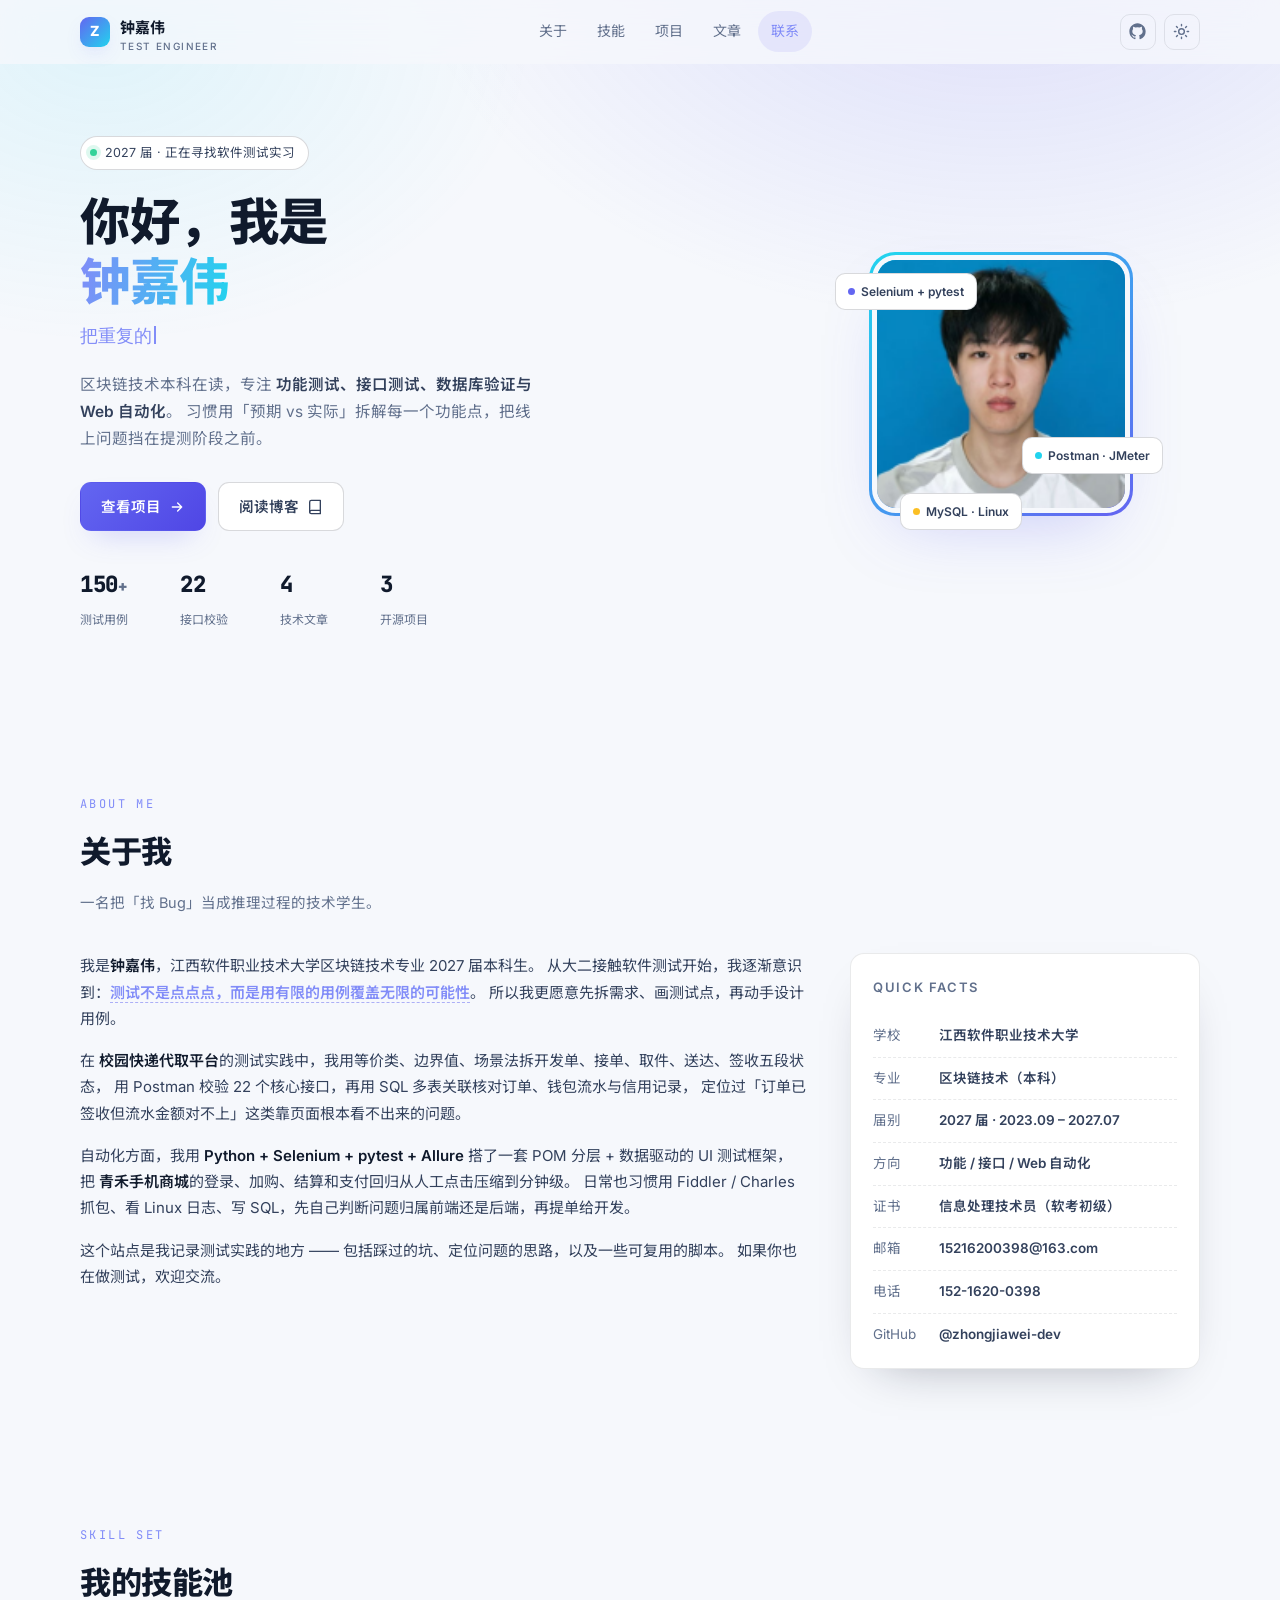
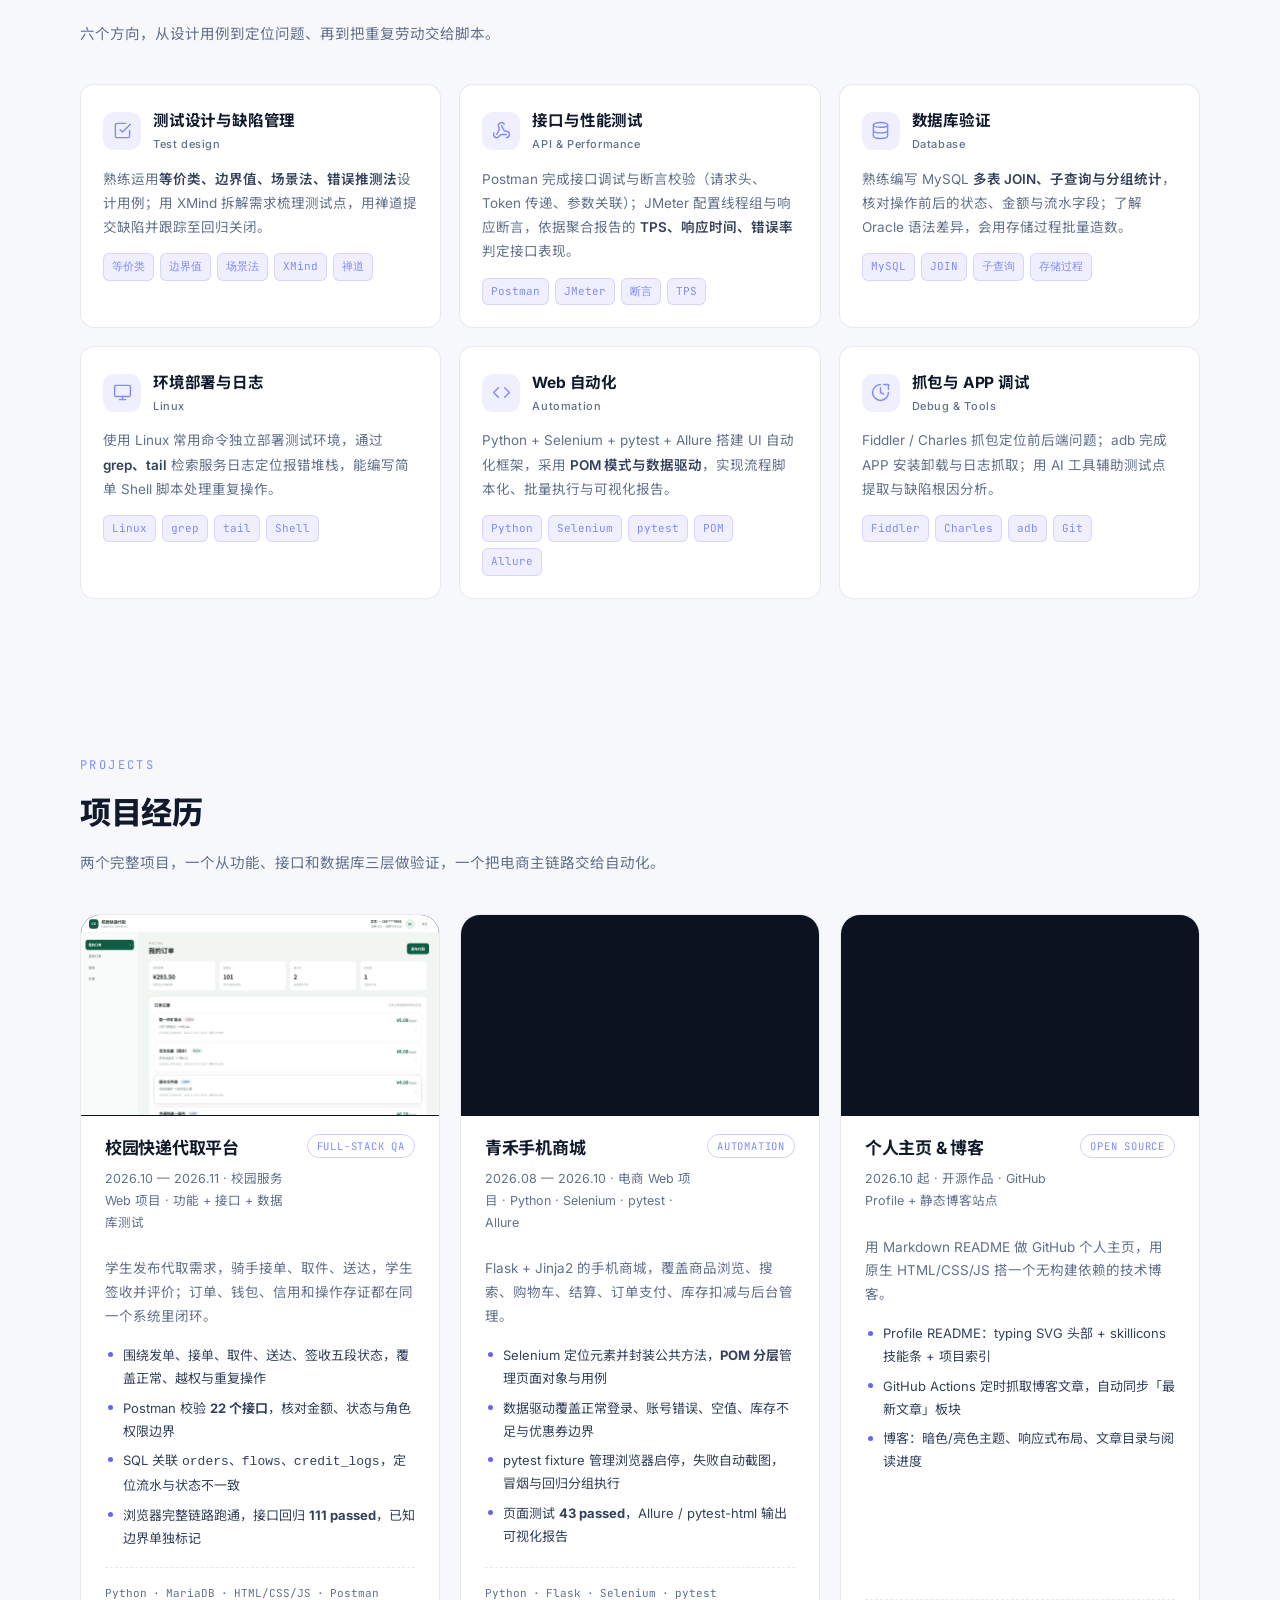
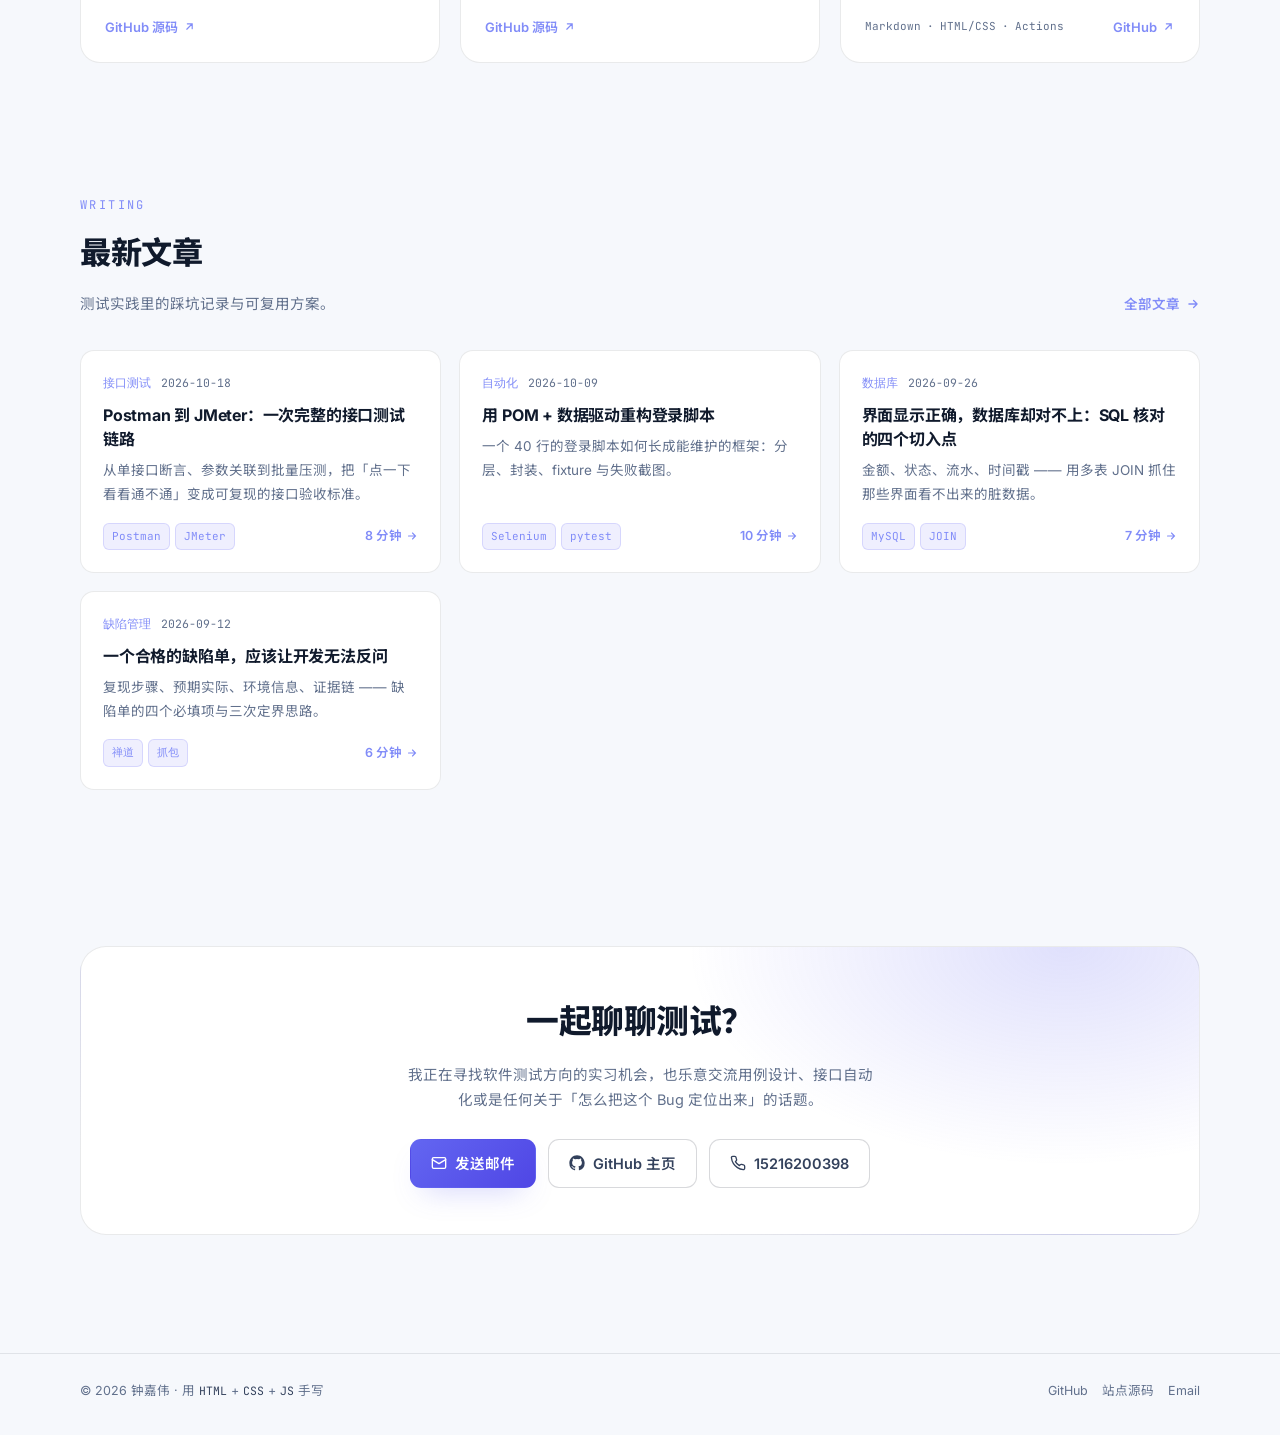
<file: index.html>
<!DOCTYPE html>
<html lang="zh-CN" data-theme="dark">
<head>
<meta charset="UTF-8" />
<meta name="viewport" content="width=device-width, initial-scale=1.0" />
<script>(function(){try{var p=new URLSearchParams(location.search).get("theme"),t=document.documentElement;if(p==="dark"||p==="light"){t.setAttribute("data-theme",p);return}var s=localStorage.getItem("zjw-theme");if(s==="dark"||s==="light"){t.setAttribute("data-theme",s)}else if(window.matchMedia&&window.matchMedia("(prefers-color-scheme: light)").matches){t.setAttribute("data-theme","light")}}catch(e){}})();</script>
<title>钟嘉伟 | 软件测试工程师 · 个人博客</title>
<meta name="description" content="钟嘉伟的个人主页与博客 — 软件测试工程师方向，记录功能测试、接口测试、数据库验证与 Web 自动化的实践笔记。" />
<meta name="author" content="钟嘉伟" />
<meta property="og:title" content="钟嘉伟 | 软件测试工程师 · 个人博客" />
<meta property="og:description" content="记录功能、接口、数据库与自动化测试的实践笔记。" />
<meta property="og:type" content="website" />
<link rel="icon" href="assets/img/favicon.svg" type="image/svg+xml" />
<link rel="preconnect" href="https://fonts.googleapis.com" />
<link rel="preconnect" href="https://fonts.gstatic.com" crossorigin />
<link rel="preload" as="style" href="https://fonts.googleapis.com/css2?family=Inter:wght@400;500;600;700;800&family=JetBrains+Mono:wght@400;500;600&family=Noto+Sans+SC:wght@400;500;700;800&display=swap" />
<link rel="stylesheet" href="https://fonts.googleapis.com/css2?family=Inter:wght@400;500;600;700;800&family=JetBrains+Mono:wght@400;500;600&family=Noto+Sans+SC:wght@400;500;700;800&display=swap" media="print" onload="this.media='all'" />
<noscript><link rel="stylesheet" href="https://fonts.googleapis.com/css2?family=Inter:wght@400;500;600;700;800&family=JetBrains+Mono:wght@400;500;600&family=Noto+Sans+SC:wght@400;500;700;800&display=swap" /></noscript>
<link rel="stylesheet" href="assets/css/style.css" />
<link rel="canonical" href="https://zhongjiawei-dev.github.io/My-Blog/" />
<meta property="og:site_name" content="钟嘉伟的测试笔记" />
<meta property="og:url" content="https://zhongjiawei-dev.github.io/My-Blog/" />
<meta property="og:image" content="https://zhongjiawei-dev.github.io/My-Blog/assets/img/og.png" />
<meta property="og:image:width" content="1200" />
<meta property="og:image:height" content="630" />
<meta property="og:locale" content="zh_CN" />
<meta name="twitter:card" content="summary_large_image" />
<meta name="twitter:title" content="钟嘉伟 | 软件测试工程师 · 个人博客" />
<meta name="twitter:description" content="钟嘉伟的个人主页与博客 — 软件测试工程师方向，记录功能测试、接口测试、数据库验证与 Web 自动化的实践笔记。" />
<meta name="twitter:image" content="https://zhongjiawei-dev.github.io/My-Blog/assets/img/og.png" />
</head>
<body>

<!-- ============ NAV ============ -->
<header class="nav" id="nav">
  <div class="nav__inner">
    <a href="index.html" class="brand">
      <span class="brand__mark">Z</span>
      <span class="brand__text">
        <b>钟嘉伟</b>
        <small>Test Engineer</small>
      </span>
    </a>

    <nav class="nav__links" id="navLinks">
      <a href="#about">关于</a>
      <a href="#skills">技能</a>
      <a href="#projects">项目</a>
      <a href="blog.html">文章</a>
      <a href="#contact">联系</a>
    </nav>

    <div class="nav__tools">
      <a class="icon-btn" href="https://github.com/zhongjiawei-dev" target="_blank" rel="noopener" aria-label="GitHub">
        <svg viewBox="0 0 24 24" fill="currentColor"><path d="M12 .5C5.73.5.5 5.73.5 12a11.5 11.5 0 0 0 7.86 10.92c.58.1.79-.25.79-.55v-1.94c-3.2.7-3.88-1.54-3.88-1.54-.53-1.34-1.29-1.7-1.29-1.7-1.05-.72.08-.7.08-.7 1.16.08 1.77 1.2 1.77 1.2 1.03 1.76 2.7 1.25 3.36.96.1-.75.4-1.25.73-1.54-2.55-.29-5.24-1.28-5.24-5.7 0-1.26.45-2.29 1.19-3.1-.12-.29-.52-1.46.11-3.04 0 0 .96-.31 3.15 1.18a10.9 10.9 0 0 1 5.74 0c2.18-1.49 3.14-1.18 3.14-1.18.63 1.58.23 2.75.12 3.04.74.81 1.18 1.84 1.18 3.1 0 4.43-2.69 5.4-5.26 5.69.41.36.78 1.06.78 2.14v3.17c0 .3.2.66.8.55A11.5 11.5 0 0 0 23.5 12C23.5 5.73 18.27.5 12 .5Z"/></svg>
      </a>
      <button class="icon-btn" id="themeBtn" aria-label="切换主题">
        <svg class="icon-moon" viewBox="0 0 24 24" fill="none" stroke="currentColor" stroke-width="2" stroke-linecap="round" stroke-linejoin="round"><path d="M21 12.79A9 9 0 1 1 11.21 3 7 7 0 0 0 21 12.79Z"/></svg>
        <svg class="icon-sun" viewBox="0 0 24 24" fill="none" stroke="currentColor" stroke-width="2" stroke-linecap="round" stroke-linejoin="round"><circle cx="12" cy="12" r="4"/><path d="M12 2v2M12 20v2M4.9 4.9l1.4 1.4M17.7 17.7l1.4 1.4M2 12h2M20 12h2M4.9 19.1l1.4-1.4M17.7 6.3l1.4-1.4"/></svg>
      </button>
      <button class="icon-btn nav__toggle" id="navToggle" aria-label="菜单" aria-controls="navLinks" aria-expanded="false">
        <svg viewBox="0 0 24 24" fill="none" stroke="currentColor" stroke-width="2" stroke-linecap="round"><path d="M3 6h18M3 12h18M3 18h18"/></svg>
      </button>
    </div>
  </div>
</header>

<main>
<!-- ============ HERO ============ -->
<section class="hero">
  <div class="wrap hero__grid">
    <div class="hero__text">
      <span class="eyebrow"><i class="dot"></i>2027 届 · 正在寻找软件测试实习</span>
      <h1>你好，我是<br /><span class="grad">钟嘉伟</span></h1>
      <p class="hero__role"><span id="roleText"></span><span class="caret"></span></p>
      <p class="hero__desc">
        区块链技术本科在读，专注 <b>功能测试、接口测试、数据库验证与 Web 自动化</b>。
        习惯用「预期 vs 实际」拆解每一个功能点，把线上问题挡在提测阶段之前。
      </p>
      <div class="hero__cta">
        <a class="btn btn--primary" href="#projects">
          查看项目
          <svg viewBox="0 0 24 24" fill="none" stroke="currentColor" stroke-width="2" stroke-linecap="round" stroke-linejoin="round"><path d="M5 12h14M13 6l6 6-6 6"/></svg>
        </a>
        <a class="btn btn--ghost" href="blog.html">
          阅读博客
          <svg viewBox="0 0 24 24" fill="none" stroke="currentColor" stroke-width="2" stroke-linecap="round" stroke-linejoin="round"><path d="M4 19.5A2.5 2.5 0 0 1 6.5 17H20"/><path d="M6.5 2H20v20H6.5A2.5 2.5 0 0 1 4 19.5v-15A2.5 2.5 0 0 1 6.5 2Z"/></svg>
        </a>
      </div>
      <div class="hero__facts">
        <div class="fact"><b>150<span style="font-size:.7em">+</span></b><span>测试用例</span></div>
        <div class="fact"><b>22</b><span>接口校验</span></div>
        <div class="fact"><b>4</b><span>技术文章</span></div>
        <div class="fact"><b>3</b><span>开源项目</span></div>
      </div>
    </div>

    <div class="hero__portrait">
      <div class="portrait__ring">
        <img src="assets/img/avatar.png" alt="钟嘉伟的头像" width="264" height="264" fetchpriority="high" decoding="async" />
      </div>
      <span class="chip chip--1"><i></i>Selenium + pytest</span>
      <span class="chip chip--2"><i></i>Postman · JMeter</span>
      <span class="chip chip--3"><i></i>MySQL · Linux</span>
    </div>
  </div>
</section>

<!-- ============ ABOUT ============ -->
<section class="section" id="about">
  <div class="wrap">
    <div class="section__head reveal">
      <span class="section__kicker">About me</span>
      <h2>关于我</h2>
      <p>一名把「找 Bug」当成推理过程的技术学生。</p>
    </div>

    <div class="about__grid">
      <div class="about__text reveal">
        <p>
          我是<strong>钟嘉伟</strong>，江西软件职业技术大学区块链技术专业 2027 届本科生。
          从大二接触软件测试开始，我逐渐意识到：<span class="hl">测试不是点点点，而是用有限的用例覆盖无限的可能性</span>。
          所以我更愿意先拆需求、画测试点，再动手设计用例。
        </p>
        <p>
          在 <strong>校园快递代取平台</strong>的测试实践中，我用等价类、边界值、场景法拆开发单、接单、取件、送达、签收五段状态，
          用 Postman 校验 22 个核心接口，再用 SQL 多表关联核对订单、钱包流水与信用记录，
          定位过「订单已签收但流水金额对不上」这类靠页面根本看不出来的问题。
        </p>
        <p>
          自动化方面，我用 <strong>Python + Selenium + pytest + Allure</strong> 搭了一套 POM 分层 + 数据驱动的
          UI 测试框架，把 <strong>青禾手机商城</strong>的登录、加购、结算和支付回归从人工点击压缩到分钟级。
          日常也习惯用 Fiddler / Charles 抓包、看 Linux 日志、写 SQL，先自己判断问题归属前端还是后端，再提单给开发。
        </p>
        <p>
          这个站点是我记录测试实践的地方 —— 包括踩过的坑、定位问题的思路，以及一些可复用的脚本。
          如果你也在做测试，欢迎交流。
        </p>
      </div>

      <aside class="info-card reveal">
        <h3>Quick facts</h3>
        <div class="info-row"><span>学校</span><b>江西软件职业技术大学</b></div>
        <div class="info-row"><span>专业</span><b>区块链技术（本科）</b></div>
        <div class="info-row"><span>届别</span><b>2027 届 · 2023.09 – 2027.07</b></div>
        <div class="info-row"><span>方向</span><b>功能 / 接口 / Web 自动化</b></div>
        <div class="info-row"><span>证书</span><b>信息处理技术员（软考初级）</b></div>
        <div class="info-row"><span>邮箱</span><b>15216200398@163.com</b></div>
        <div class="info-row"><span>电话</span><b>152-1620-0398</b></div>
        <div class="info-row"><span>GitHub</span><b>@zhongjiawei-dev</b></div>
      </aside>
    </div>
  </div>
</section>

<!-- ============ SKILLS ============ -->
<section class="section" id="skills">
  <div class="wrap">
    <div class="section__head reveal">
      <span class="section__kicker">Skill set</span>
      <h2>我的技能池</h2>
      <p>六个方向，从设计用例到定位问题、再到把重复劳动交给脚本。</p>
    </div>

    <div class="skills__grid">
      <article class="skill reveal">
        <div class="skill__top">
          <div class="skill__icon"><svg viewBox="0 0 24 24" fill="none" stroke="currentColor" stroke-width="1.8" stroke-linecap="round" stroke-linejoin="round"><path d="M9 11l3 3L22 4"/><path d="M21 12v7a2 2 0 0 1-2 2H5a2 2 0 0 1-2-2V5a2 2 0 0 1 2-2h11"/></svg></div>
          <h3>测试设计与缺陷管理<em>Test design</em></h3>
        </div>
        <p>熟练运用<b>等价类、边界值、场景法、错误推测法</b>设计用例；用 XMind 拆解需求梳理测试点，用禅道提交缺陷并跟踪至回归关闭。</p>
        <div class="tags"><span class="tag">等价类</span><span class="tag">边界值</span><span class="tag">场景法</span><span class="tag">XMind</span><span class="tag">禅道</span></div>
      </article>

      <article class="skill reveal">
        <div class="skill__top">
          <div class="skill__icon"><svg viewBox="0 0 24 24" fill="none" stroke="currentColor" stroke-width="1.8" stroke-linecap="round" stroke-linejoin="round"><path d="M18 16.98h-5.99c-1.1 0-1.95.94-2.48 1.9A4 4 0 0 1 2 17c.01-.7.2-1.4.57-2"/><path d="m6 17 3.13-5.78c.53-.97.1-2.18-.5-3.1a4 4 0 1 1 6.89-4.06"/><path d="m12 6 3.13 5.73C15.66 12.7 16.9 13 18 13a4 4 0 0 1 0 8"/></svg></div>
          <h3>接口与性能测试<em>API &amp; Performance</em></h3>
        </div>
        <p>Postman 完成接口调试与断言校验（请求头、Token 传递、参数关联）；JMeter 配置线程组与响应断言，依据聚合报告的 <b>TPS、响应时间、错误率</b>判定接口表现。</p>
        <div class="tags"><span class="tag">Postman</span><span class="tag">JMeter</span><span class="tag">断言</span><span class="tag">TPS</span></div>
      </article>

      <article class="skill reveal">
        <div class="skill__top">
          <div class="skill__icon"><svg viewBox="0 0 24 24" fill="none" stroke="currentColor" stroke-width="1.8" stroke-linecap="round" stroke-linejoin="round"><ellipse cx="12" cy="5" rx="9" ry="3"/><path d="M3 5v14a9 3 0 0 0 18 0V5"/><path d="M3 12a9 3 0 0 0 18 0"/></svg></div>
          <h3>数据库验证<em>Database</em></h3>
        </div>
        <p>熟练编写 MySQL <b>多表 JOIN、子查询与分组统计</b>，核对操作前后的状态、金额与流水字段；了解 Oracle 语法差异，会用存储过程批量造数。</p>
        <div class="tags"><span class="tag">MySQL</span><span class="tag">JOIN</span><span class="tag">子查询</span><span class="tag">存储过程</span></div>
      </article>

      <article class="skill reveal">
        <div class="skill__top">
          <div class="skill__icon"><svg viewBox="0 0 24 24" fill="none" stroke="currentColor" stroke-width="1.8" stroke-linecap="round" stroke-linejoin="round"><rect x="2" y="3" width="20" height="14" rx="2"/><path d="M8 21h8M12 17v4"/></svg></div>
          <h3>环境部署与日志<em>Linux</em></h3>
        </div>
        <p>使用 Linux 常用命令独立部署测试环境，通过 <b>grep、tail</b> 检索服务日志定位报错堆栈，能编写简单 Shell 脚本处理重复操作。</p>
        <div class="tags"><span class="tag">Linux</span><span class="tag">grep</span><span class="tag">tail</span><span class="tag">Shell</span></div>
      </article>

      <article class="skill reveal">
        <div class="skill__top">
          <div class="skill__icon"><svg viewBox="0 0 24 24" fill="none" stroke="currentColor" stroke-width="1.8" stroke-linecap="round" stroke-linejoin="round"><path d="M16 18l6-6-6-6M8 6l-6 6 6 6"/></svg></div>
          <h3>Web 自动化<em>Automation</em></h3>
        </div>
        <p>Python + Selenium + pytest + Allure 搭建 UI 自动化框架，采用 <b>POM 模式与数据驱动</b>，实现流程脚本化、批量执行与可视化报告。</p>
        <div class="tags"><span class="tag">Python</span><span class="tag">Selenium</span><span class="tag">pytest</span><span class="tag">POM</span><span class="tag">Allure</span></div>
      </article>

      <article class="skill reveal">
        <div class="skill__top">
          <div class="skill__icon"><svg viewBox="0 0 24 24" fill="none" stroke="currentColor" stroke-width="1.8" stroke-linecap="round" stroke-linejoin="round"><path d="M12 2a10 10 0 1 0 10 10"/><path d="M12 6v6l4 2"/><path d="M22 8V2h-6"/></svg></div>
          <h3>抓包与 APP 调试<em>Debug &amp; Tools</em></h3>
        </div>
        <p>Fiddler / Charles 抓包定位前后端问题；adb 完成 APP 安装卸载与日志抓取；用 AI 工具辅助测试点提取与缺陷根因分析。</p>
        <div class="tags"><span class="tag">Fiddler</span><span class="tag">Charles</span><span class="tag">adb</span><span class="tag">Git</span></div>
      </article>
    </div>
  </div>
</section>

<!-- ============ PROJECTS ============ -->
<section class="section" id="projects">
  <div class="wrap">
    <div class="section__head reveal">
      <span class="section__kicker">Projects</span>
      <h2>项目经历</h2>
      <p>两个完整项目，一个从功能、接口和数据库三层做验证，一个把电商主链路交给自动化。</p>
    </div>

    <div class="projects__grid">
      <article class="project reveal">
        <figure class="project__cover"><img src="assets/img/project-campus.png" alt="校园快递代取平台学生工作台" loading="lazy" decoding="async"></figure>
        <div class="project__head">
          <div>
            <h3>校园快递代取平台</h3>
            <p class="project__sub">2026.10 — 2026.11 · 校园服务 Web 项目 · 功能 + 接口 + 数据库测试</p>
          </div>
          <span class="project__badge">Full-stack QA</span>
        </div>
        <p class="desc">学生发布代取需求，骑手接单、取件、送达，学生签收并评价；订单、钱包、信用和操作存证都在同一个系统里闭环。</p>
        <ul class="points">
          <li>围绕发单、接单、取件、送达、签收五段状态，覆盖正常、越权与重复操作</li>
          <li>Postman 校验 <b>22 个接口</b>，核对金额、状态与角色权限边界</li>
          <li>SQL 关联 <code>orders</code>、<code>flows</code>、<code>credit_logs</code>，定位流水与状态不一致</li>
          <li>浏览器完整链路跑通，接口回归 <b>111 passed</b>，已知边界单独标记</li>
        </ul>
        <div class="project__foot">
          <div class="project__stack"><span>Python</span><span>·</span><span>MariaDB</span><span>·</span><span>HTML/CSS/JS</span><span>·</span><span>Postman</span></div>
          <a class="project__link" href="https://github.com/zhongjiawei-dev/campus-express-service" target="_blank" rel="noopener">GitHub 源码 <svg viewBox="0 0 24 24" fill="none" stroke="currentColor" stroke-width="2.2" stroke-linecap="round" stroke-linejoin="round"><path d="M7 17 17 7M8 7h9v9"/></svg></a>
        </div>
      </article>

      <article class="project reveal">
        <figure class="project__cover"><img src="assets/img/project-phone.png" alt="青禾手机商城首页" loading="lazy" decoding="async"></figure>
        <div class="project__head">
          <div>
            <h3>青禾手机商城</h3>
            <p class="project__sub">2026.08 — 2026.10 · 电商 Web 项目 · Python · Selenium · pytest · Allure</p>
          </div>
          <span class="project__badge">Automation</span>
        </div>
        <p class="desc">Flask + Jinja2 的手机商城，覆盖商品浏览、搜索、购物车、结算、订单支付、库存扣减与后台管理。</p>
        <ul class="points">
          <li>Selenium 定位元素并封装公共方法，<b>POM 分层</b>管理页面对象与用例</li>
          <li>数据驱动覆盖正常登录、账号错误、空值、库存不足与优惠券边界</li>
          <li>pytest fixture 管理浏览器启停，失败自动截图，冒烟与回归分组执行</li>
          <li>页面测试 <b>43 passed</b>，Allure / pytest-html 输出可视化报告</li>
        </ul>
        <div class="project__foot">
          <div class="project__stack"><span>Python</span><span>·</span><span>Flask</span><span>·</span><span>Selenium</span><span>·</span><span>pytest</span></div>
          <a class="project__link" href="https://github.com/zhongjiawei-dev/phone-mall-system" target="_blank" rel="noopener">GitHub 源码 <svg viewBox="0 0 24 24" fill="none" stroke="currentColor" stroke-width="2.2" stroke-linecap="round" stroke-linejoin="round"><path d="M7 17 17 7M8 7h9v9"/></svg></a>
        </div>
      </article>

      <article class="project reveal">
        <figure class="project__cover"><img src="assets/img/og.png" alt="个人主页与博客封面" loading="lazy" decoding="async"></figure>
        <div class="project__head">
          <div>
            <h3>个人主页 &amp; 博客</h3>
            <p class="project__sub">2026.10 起 · 开源作品 · GitHub Profile + 静态博客站点</p>
          </div>
          <span class="project__badge">Open source</span>
        </div>
        <p class="desc">用 Markdown README 做 GitHub 个人主页，用原生 HTML/CSS/JS 搭一个无构建依赖的技术博客。</p>
        <ul class="points">
          <li>Profile README：typing SVG 头部 + skillicons 技能条 + 项目索引</li>
          <li>GitHub Actions 定时抓取博客文章，自动同步「最新文章」板块</li>
          <li>博客：暗色/亮色主题、响应式布局、文章目录与阅读进度</li>
        </ul>
        <div class="project__foot">
          <div class="project__stack"><span>Markdown</span><span>·</span><span>HTML/CSS</span><span>·</span><span>Actions</span></div>
          <a class="project__link" href="https://github.com/zhongjiawei-dev/zhongjiawei-dev" target="_blank" rel="noopener">GitHub <svg viewBox="0 0 24 24" fill="none" stroke="currentColor" stroke-width="2.2" stroke-linecap="round" stroke-linejoin="round"><path d="M7 17 17 7M8 7h9v9"/></svg></a>
        </div>
      </article>
    </div>
  </div>
</section>

<!-- ============ POSTS ============ -->
<section class="section section--tight" id="posts">
  <div class="wrap">
    <div class="posts__head">
      <div class="section__head reveal">
        <span class="section__kicker">Writing</span>
        <h2>最新文章</h2>
        <p>测试实践里的踩坑记录与可复用方案。</p>
      </div>
      <a class="link-more" href="blog.html">全部文章 <svg viewBox="0 0 24 24" fill="none" stroke="currentColor" stroke-width="2.2" stroke-linecap="round" stroke-linejoin="round"><path d="M5 12h14M13 6l6 6-6 6"/></svg></a>
    </div>

    <div class="post-grid">
      <article class="post-card reveal">
        <div class="post-card__meta"><span class="post-card__cat">接口测试</span><span>2026-10-18</span></div>
        <h3><a href="posts/api-test-postman-jmeter.html">Postman 到 JMeter：一次完整的接口测试链路</a></h3>
        <p>从单接口断言、参数关联到批量压测，把「点一下看看通不通」变成可复现的接口验收标准。</p>
        <div class="post-card__foot">
          <div class="tags"><span class="tag">Postman</span><span class="tag">JMeter</span></div>
          <span class="post-card__read">8 分钟 <svg viewBox="0 0 24 24" fill="none" stroke="currentColor" stroke-width="2.2" stroke-linecap="round"><path d="M5 12h14M13 6l6 6-6 6"/></svg></span>
        </div>
      </article>

      <article class="post-card reveal">
        <div class="post-card__meta"><span class="post-card__cat">自动化</span><span>2026-10-09</span></div>
        <h3><a href="posts/selenium-pom-framework.html">用 POM + 数据驱动重构登录脚本</a></h3>
        <p>一个 40 行的登录脚本如何长成能维护的框架：分层、封装、fixture 与失败截图。</p>
        <div class="post-card__foot">
          <div class="tags"><span class="tag">Selenium</span><span class="tag">pytest</span></div>
          <span class="post-card__read">10 分钟 <svg viewBox="0 0 24 24" fill="none" stroke="currentColor" stroke-width="2.2" stroke-linecap="round"><path d="M5 12h14M13 6l6 6-6 6"/></svg></span>
        </div>
      </article>

      <article class="post-card reveal">
        <div class="post-card__meta"><span class="post-card__cat">数据库</span><span>2026-09-26</span></div>
        <h3><a href="posts/mysql-data-verify.html">界面显示正确，数据库却对不上：SQL 核对的四个切入点</a></h3>
        <p>金额、状态、流水、时间戳 —— 用多表 JOIN 抓住那些界面看不出来的脏数据。</p>
        <div class="post-card__foot">
          <div class="tags"><span class="tag">MySQL</span><span class="tag">JOIN</span></div>
          <span class="post-card__read">7 分钟 <svg viewBox="0 0 24 24" fill="none" stroke="currentColor" stroke-width="2.2" stroke-linecap="round"><path d="M5 12h14M13 6l6 6-6 6"/></svg></span>
        </div>
      </article>

      <article class="post-card reveal">
        <div class="post-card__meta"><span class="post-card__cat">缺陷管理</span><span>2026-09-12</span></div>
        <h3><a href="posts/defect-triage.html">一个合格的缺陷单，应该让开发无法反问</a></h3>
        <p>复现步骤、预期实际、环境信息、证据链 —— 缺陷单的四个必填项与三次定界思路。</p>
        <div class="post-card__foot">
          <div class="tags"><span class="tag">禅道</span><span class="tag">抓包</span></div>
          <span class="post-card__read">6 分钟 <svg viewBox="0 0 24 24" fill="none" stroke="currentColor" stroke-width="2.2" stroke-linecap="round"><path d="M5 12h14M13 6l6 6-6 6"/></svg></span>
        </div>
      </article>
    </div>
  </div>
</section>

<!-- ============ CONTACT ============ -->
<section class="section" id="contact">
  <div class="wrap">
    <div class="contact__box reveal">
      <h2>一起聊聊测试？</h2>
      <p>我正在寻找软件测试方向的实习机会，也乐意交流用例设计、接口自动化或是任何关于「怎么把这个 Bug 定位出来」的话题。</p>
      <div class="contact__actions">
        <a class="btn btn--primary" href="mailto:15216200398@163.com">
          <svg viewBox="0 0 24 24" fill="none" stroke="currentColor" stroke-width="2" stroke-linecap="round" stroke-linejoin="round"><rect x="2" y="4" width="20" height="16" rx="2"/><path d="m22 7-10 6L2 7"/></svg>
          发送邮件
        </a>
        <a class="btn btn--ghost" href="https://github.com/zhongjiawei-dev" target="_blank" rel="noopener">
          <svg viewBox="0 0 24 24" fill="currentColor"><path d="M12 .5C5.73.5.5 5.73.5 12a11.5 11.5 0 0 0 7.86 10.92c.58.1.79-.25.79-.55v-1.94c-3.2.7-3.88-1.54-3.88-1.54-.53-1.34-1.29-1.7-1.29-1.7-1.05-.72.08-.7.08-.7 1.16.08 1.77 1.2 1.77 1.2 1.03 1.76 2.7 1.25 3.36.96.1-.75.4-1.25.73-1.54-2.55-.29-5.24-1.28-5.24-5.7 0-1.26.45-2.29 1.19-3.1-.12-.29-.52-1.46.11-3.04 0 0 .96-.31 3.15 1.18a10.9 10.9 0 0 1 5.74 0c2.18-1.49 3.14-1.18 3.14-1.18.63 1.58.23 2.75.12 3.04.74.81 1.18 1.84 1.18 3.1 0 4.43-2.69 5.4-5.26 5.69.41.36.78 1.06.78 2.14v3.17c0 .3.2.66.8.55A11.5 11.5 0 0 0 23.5 12C23.5 5.73 18.27.5 12 .5Z"/></svg>
          GitHub 主页
        </a>
        <a class="btn btn--ghost" href="tel:15216200398">
          <svg viewBox="0 0 24 24" fill="none" stroke="currentColor" stroke-width="2" stroke-linecap="round" stroke-linejoin="round"><path d="M22 16.92v3a2 2 0 0 1-2.18 2 19.79 19.79 0 0 1-8.63-3.07 19.5 19.5 0 0 1-6-6A19.79 19.79 0 0 1 2.12 4.18 2 2 0 0 1 4.11 2h3a2 2 0 0 1 2 1.72c.13.96.36 1.9.7 2.81a2 2 0 0 1-.45 2.11L8.09 9.91a16 16 0 0 0 6 6l1.27-1.27a2 2 0 0 1 2.11-.45c.9.34 1.85.57 2.81.7A2 2 0 0 1 22 16.92Z"/></svg>
          15216200398
        </a>
      </div>
    </div>
  </div>
</section>
</main>

<!-- ============ FOOTER ============ -->
<footer class="footer">
  <div class="wrap footer__inner">
    <span>© <span id="year">2026</span> 钟嘉伟 · 用 <code>HTML</code> + <code>CSS</code> + <code>JS</code> 手写</span>
    <div class="footer__social">
      <a href="https://github.com/zhongjiawei-dev" target="_blank" rel="noopener">GitHub</a>
      <a href="https://github.com/zhongjiawei-dev/My-Blog" target="_blank" rel="noopener">站点源码</a>
      <a href="mailto:15216200398@163.com">Email</a>
    </div>
  </div>
</footer>

<button class="to-top" id="toTop" aria-label="回到顶部">
  <svg viewBox="0 0 24 24" fill="none" stroke="currentColor" stroke-width="2.2" stroke-linecap="round" stroke-linejoin="round"><path d="M12 19V5M5 12l7-7 7 7"/></svg>
</button>

<script src="assets/js/main.js"></script>
</body>
</html>
</file>
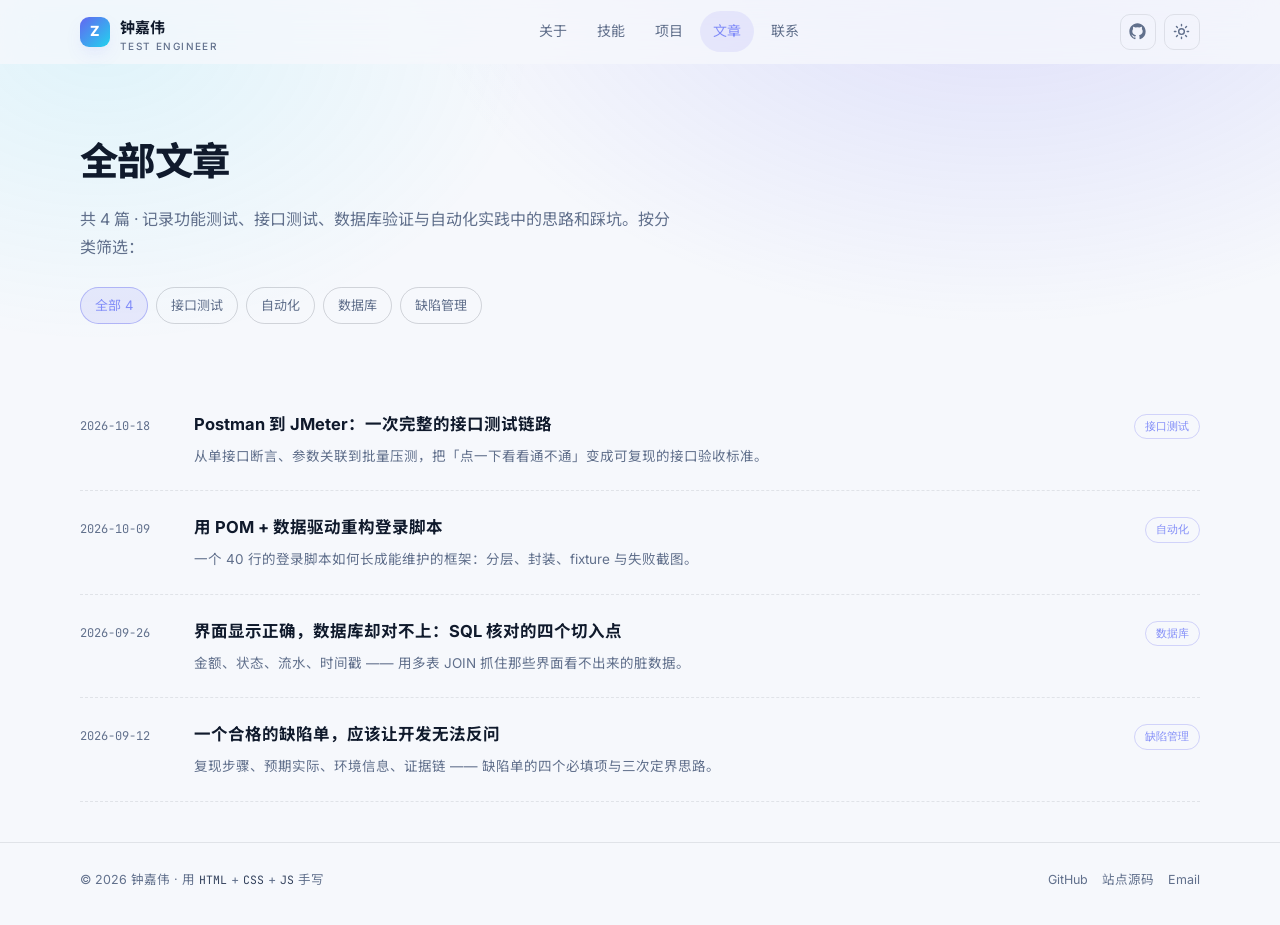
<file: blog.html>
<!DOCTYPE html>
<html lang="zh-CN" data-theme="dark">
<head>
<meta charset="UTF-8" />
<meta name="viewport" content="width=device-width, initial-scale=1.0" />
<script>(function(){try{var p=new URLSearchParams(location.search).get("theme"),t=document.documentElement;if(p==="dark"||p==="light"){t.setAttribute("data-theme",p);return}var s=localStorage.getItem("zjw-theme");if(s==="dark"||s==="light"){t.setAttribute("data-theme",s)}else if(window.matchMedia&&window.matchMedia("(prefers-color-scheme: light)").matches){t.setAttribute("data-theme","light")}}catch(e){}})();</script>
<title>全部文章 | 钟嘉伟的测试笔记</title>
<meta name="description" content="接口测试、Web 自动化、数据库验证与缺陷管理 —— 钟嘉伟的软件测试实践笔记。" />
<meta name="author" content="钟嘉伟" />
<link rel="icon" href="assets/img/favicon.svg" type="image/svg+xml" />
<link rel="preconnect" href="https://fonts.googleapis.com" />
<link rel="preconnect" href="https://fonts.gstatic.com" crossorigin />
<link rel="preload" as="style" href="https://fonts.googleapis.com/css2?family=Inter:wght@400;500;600;700;800&family=JetBrains+Mono:wght@400;500;600&family=Noto+Sans+SC:wght@400;500;700;800&display=swap" />
<link rel="stylesheet" href="https://fonts.googleapis.com/css2?family=Inter:wght@400;500;600;700;800&family=JetBrains+Mono:wght@400;500;600&family=Noto+Sans+SC:wght@400;500;700;800&display=swap" media="print" onload="this.media='all'" />
<noscript><link rel="stylesheet" href="https://fonts.googleapis.com/css2?family=Inter:wght@400;500;600;700;800&family=JetBrains+Mono:wght@400;500;600&family=Noto+Sans+SC:wght@400;500;700;800&display=swap" /></noscript>
<link rel="stylesheet" href="assets/css/style.css" />
<link rel="canonical" href="https://zhongjiawei-dev.github.io/My-Blog/blog.html" />
<meta property="og:site_name" content="钟嘉伟的测试笔记" />
<meta property="og:title" content="全部文章 | 钟嘉伟的测试笔记" />
<meta property="og:description" content="接口测试、Web 自动化、数据库验证与缺陷管理 —— 钟嘉伟的软件测试实践笔记。" />
<meta property="og:type" content="website" />
<meta property="og:url" content="https://zhongjiawei-dev.github.io/My-Blog/blog.html" />
<meta property="og:image" content="https://zhongjiawei-dev.github.io/My-Blog/assets/img/og.png" />
<meta property="og:image:width" content="1200" />
<meta property="og:image:height" content="630" />
<meta property="og:locale" content="zh_CN" />
<meta name="twitter:card" content="summary_large_image" />
<meta name="twitter:title" content="全部文章 | 钟嘉伟的测试笔记" />
<meta name="twitter:description" content="接口测试、Web 自动化、数据库验证与缺陷管理 —— 钟嘉伟的软件测试实践笔记。" />
<meta name="twitter:image" content="https://zhongjiawei-dev.github.io/My-Blog/assets/img/og.png" />
</head>
<body>

<header class="nav" id="nav">
  <div class="nav__inner">
    <a href="index.html" class="brand">
      <span class="brand__mark">Z</span>
      <span class="brand__text"><b>钟嘉伟</b><small>Test Engineer</small></span>
    </a>
    <nav class="nav__links" id="navLinks">
      <a href="index.html#about">关于</a>
      <a href="index.html#skills">技能</a>
      <a href="index.html#projects">项目</a>
      <a href="blog.html" class="active" aria-current="page">文章</a>
      <a href="index.html#contact">联系</a>
    </nav>
    <div class="nav__tools">
      <a class="icon-btn" href="https://github.com/zhongjiawei-dev" target="_blank" rel="noopener" aria-label="GitHub">
        <svg viewBox="0 0 24 24" fill="currentColor"><path d="M12 .5C5.73.5.5 5.73.5 12a11.5 11.5 0 0 0 7.86 10.92c.58.1.79-.25.79-.55v-1.94c-3.2.7-3.88-1.54-3.88-1.54-.53-1.34-1.29-1.7-1.29-1.7-1.05-.72.08-.7.08-.7 1.16.08 1.77 1.2 1.77 1.2 1.03 1.76 2.7 1.25 3.36.96.1-.75.4-1.25.73-1.54-2.55-.29-5.24-1.28-5.24-5.7 0-1.26.45-2.29 1.19-3.1-.12-.29-.52-1.46.11-3.04 0 0 .96-.31 3.15 1.18a10.9 10.9 0 0 1 5.74 0c2.18-1.49 3.14-1.18 3.14-1.18.63 1.58.23 2.75.12 3.04.74.81 1.18 1.84 1.18 3.1 0 4.43-2.69 5.4-5.26 5.69.41.36.78 1.06.78 2.14v3.17c0 .3.2.66.8.55A11.5 11.5 0 0 0 23.5 12C23.5 5.73 18.27.5 12 .5Z"/></svg>
      </a>
      <button class="icon-btn" id="themeBtn" aria-label="切换主题">
        <svg class="icon-moon" viewBox="0 0 24 24" fill="none" stroke="currentColor" stroke-width="2" stroke-linecap="round" stroke-linejoin="round"><path d="M21 12.79A9 9 0 1 1 11.21 3 7 7 0 0 0 21 12.79Z"/></svg>
        <svg class="icon-sun" viewBox="0 0 24 24" fill="none" stroke="currentColor" stroke-width="2" stroke-linecap="round" stroke-linejoin="round"><circle cx="12" cy="12" r="4"/><path d="M12 2v2M12 20v2M4.9 4.9l1.4 1.4M17.7 17.7l1.4 1.4M2 12h2M20 12h2M4.9 19.1l1.4-1.4M17.7 6.3l1.4-1.4"/></svg>
      </button>
      <button class="icon-btn nav__toggle" id="navToggle" aria-label="菜单" aria-controls="navLinks" aria-expanded="false">
        <svg viewBox="0 0 24 24" fill="none" stroke="currentColor" stroke-width="2" stroke-linecap="round"><path d="M3 6h18M3 12h18M3 18h18"/></svg>
      </button>
    </div>
  </div>
</header>

<main>
  <div class="wrap">
    <div class="page-head">
      <h1>全部文章</h1>
      <p>共 4 篇 · 记录功能测试、接口测试、数据库验证与自动化实践中的思路和踩坑。按分类筛选：</p>
      <div class="filters">
        <button class="filter is-on" data-filter="all" aria-pressed="true">全部 4</button>
        <button class="filter" data-filter="接口测试" aria-pressed="false">接口测试</button>
        <button class="filter" data-filter="自动化" aria-pressed="false">自动化</button>
        <button class="filter" data-filter="数据库" aria-pressed="false">数据库</button>
        <button class="filter" data-filter="缺陷管理" aria-pressed="false">缺陷管理</button>
      </div>
    </div>

    <div class="posts-list">
      <a class="list-item" href="posts/api-test-postman-jmeter.html" data-cat="接口测试">
        <span class="list-item__date">2026-10-18</span>
        <div>
          <h3>Postman 到 JMeter：一次完整的接口测试链路</h3>
          <p>从单接口断言、参数关联到批量压测，把「点一下看看通不通」变成可复现的接口验收标准。</p>
        </div>
        <span class="list-item__cat">接口测试</span>
      </a>

      <a class="list-item" href="posts/selenium-pom-framework.html" data-cat="自动化">
        <span class="list-item__date">2026-10-09</span>
        <div>
          <h3>用 POM + 数据驱动重构登录脚本</h3>
          <p>一个 40 行的登录脚本如何长成能维护的框架：分层、封装、fixture 与失败截图。</p>
        </div>
        <span class="list-item__cat">自动化</span>
      </a>

      <a class="list-item" href="posts/mysql-data-verify.html" data-cat="数据库">
        <span class="list-item__date">2026-09-26</span>
        <div>
          <h3>界面显示正确，数据库却对不上：SQL 核对的四个切入点</h3>
          <p>金额、状态、流水、时间戳 —— 用多表 JOIN 抓住那些界面看不出来的脏数据。</p>
        </div>
        <span class="list-item__cat">数据库</span>
      </a>

      <a class="list-item" href="posts/defect-triage.html" data-cat="缺陷管理">
        <span class="list-item__date">2026-09-12</span>
        <div>
          <h3>一个合格的缺陷单，应该让开发无法反问</h3>
          <p>复现步骤、预期实际、环境信息、证据链 —— 缺陷单的四个必填项与三次定界思路。</p>
        </div>
        <span class="list-item__cat">缺陷管理</span>
      </a>
    </div>
  </div>
</main>

<footer class="footer">
  <div class="wrap footer__inner">
    <span>© <span id="year">2026</span> 钟嘉伟 · 用 <code>HTML</code> + <code>CSS</code> + <code>JS</code> 手写</span>
    <div class="footer__social">
      <a href="https://github.com/zhongjiawei-dev" target="_blank" rel="noopener">GitHub</a>
      <a href="https://github.com/zhongjiawei-dev/My-Blog" target="_blank" rel="noopener">站点源码</a>
      <a href="mailto:15216200398@163.com">Email</a>
    </div>
  </div>
</footer>

<button class="to-top" id="toTop" aria-label="回到顶部">
  <svg viewBox="0 0 24 24" fill="none" stroke="currentColor" stroke-width="2.2" stroke-linecap="round" stroke-linejoin="round"><path d="M12 19V5M5 12l7-7 7 7"/></svg>
</button>

<script src="assets/js/main.js"></script>
</body>
</html>
</file>
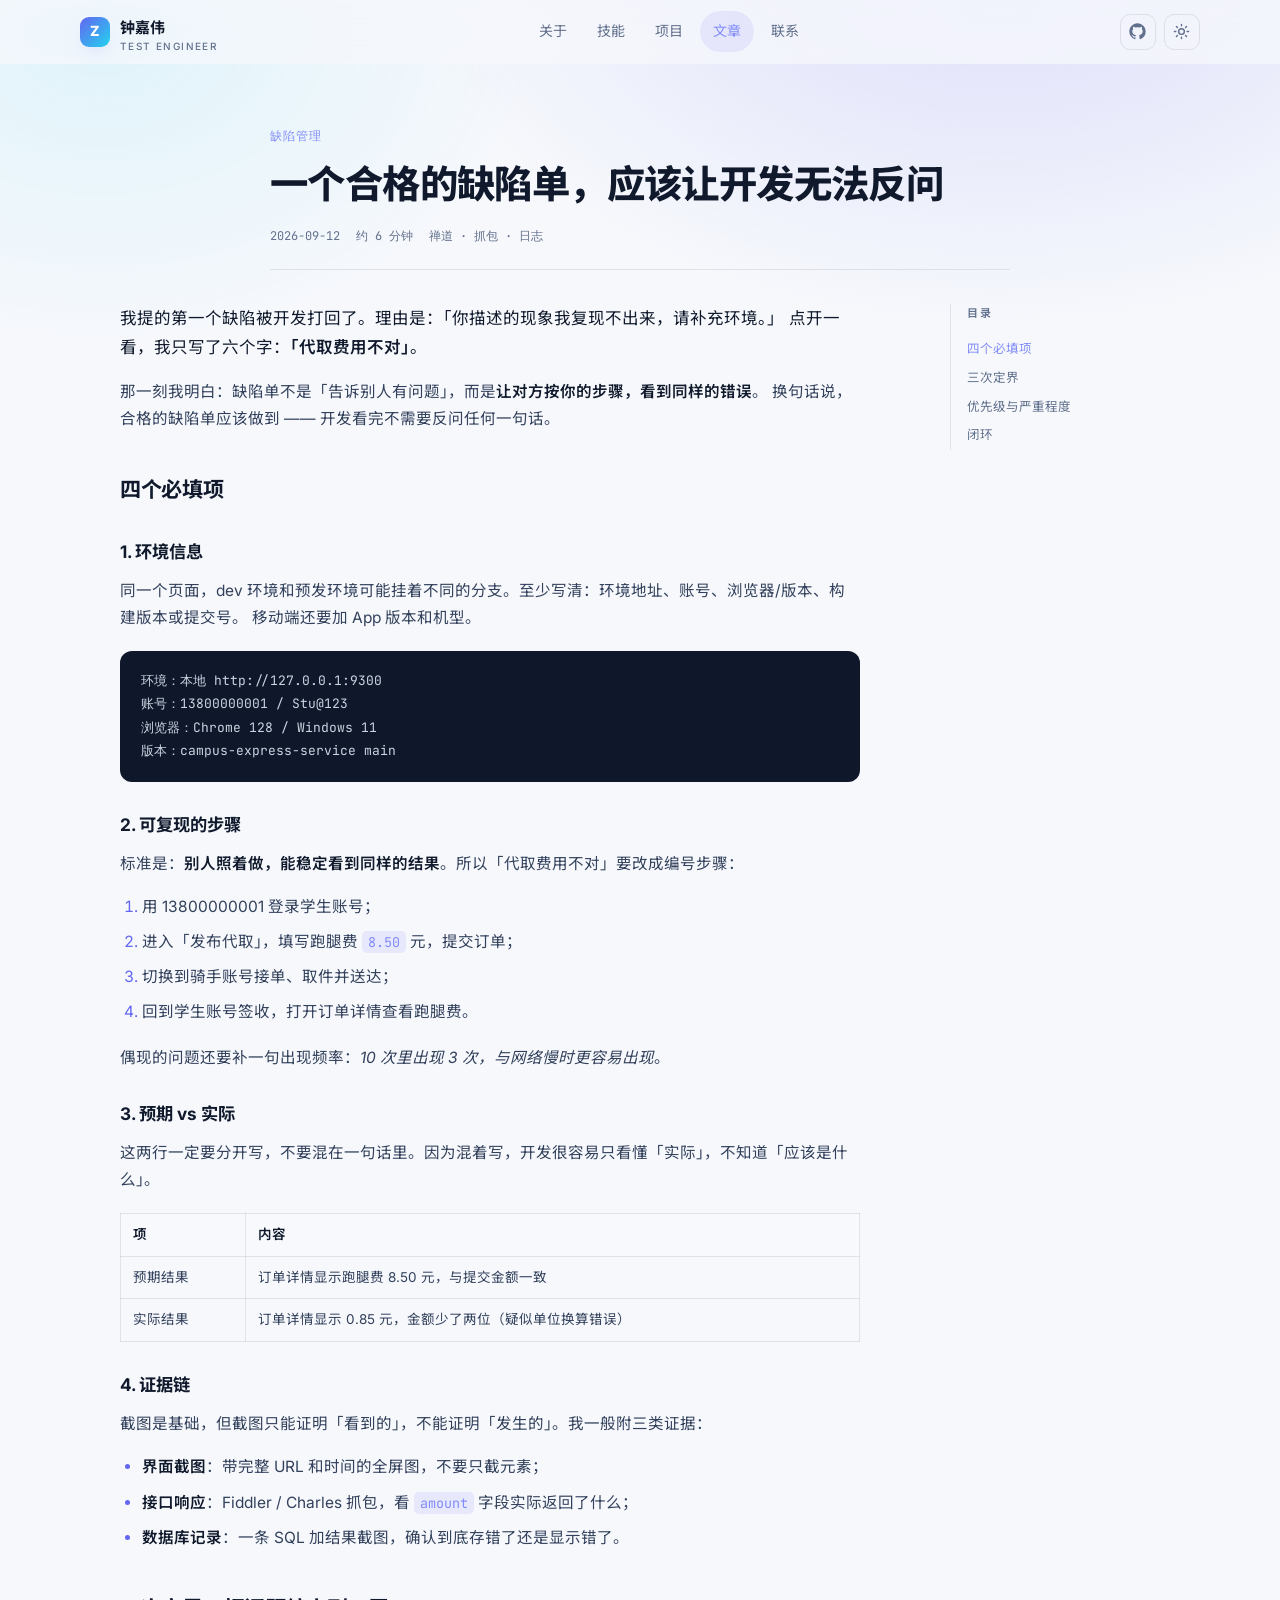
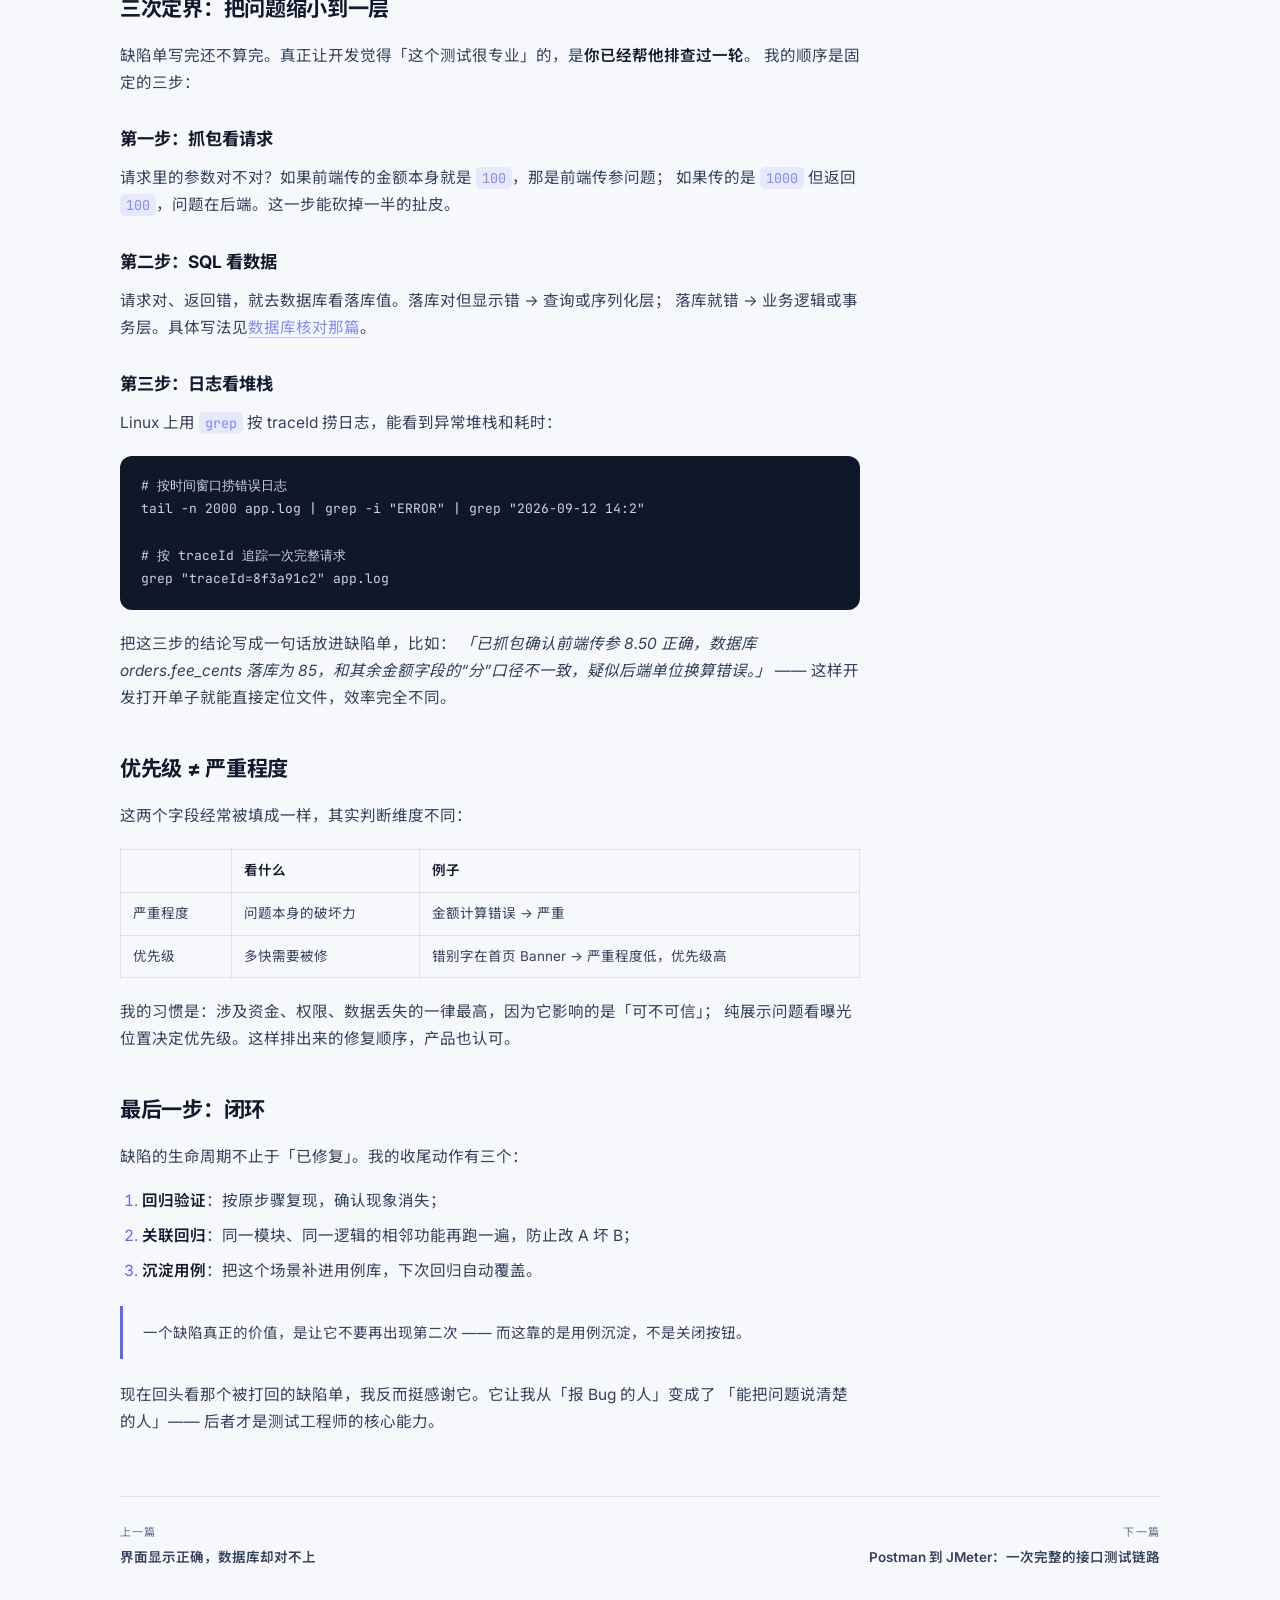
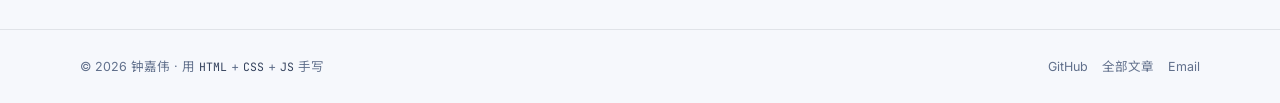
<file: posts/defect-triage.html>
<!DOCTYPE html>
<html lang="zh-CN" data-theme="dark">
<head>
<meta charset="UTF-8" />
<meta name="viewport" content="width=device-width, initial-scale=1.0" />
<script>(function(){try{var p=new URLSearchParams(location.search).get("theme"),t=document.documentElement;if(p==="dark"||p==="light"){t.setAttribute("data-theme",p);return}var s=localStorage.getItem("zjw-theme");if(s==="dark"||s==="light"){t.setAttribute("data-theme",s)}else if(window.matchMedia&&window.matchMedia("(prefers-color-scheme: light)").matches){t.setAttribute("data-theme","light")}}catch(e){}})();</script>
<title>一个合格的缺陷单，应该让开发无法反问 | 钟嘉伟</title>
<meta name="description" content="复现步骤、预期实际、环境信息、证据链 —— 缺陷单的四个必填项与三次定界思路。" />
<meta name="author" content="钟嘉伟" />
<link rel="icon" href="../assets/img/favicon.svg" type="image/svg+xml" />
<link rel="preconnect" href="https://fonts.googleapis.com" />
<link rel="preconnect" href="https://fonts.gstatic.com" crossorigin />
<link rel="preload" as="style" href="https://fonts.googleapis.com/css2?family=Inter:wght@400;500;600;700;800&family=JetBrains+Mono:wght@400;500;600&family=Noto+Sans+SC:wght@400;500;700;800&display=swap" />
<link rel="stylesheet" href="https://fonts.googleapis.com/css2?family=Inter:wght@400;500;600;700;800&family=JetBrains+Mono:wght@400;500;600&family=Noto+Sans+SC:wght@400;500;700;800&display=swap" media="print" onload="this.media='all'" />
<noscript><link rel="stylesheet" href="https://fonts.googleapis.com/css2?family=Inter:wght@400;500;600;700;800&family=JetBrains+Mono:wght@400;500;600&family=Noto+Sans+SC:wght@400;500;700;800&display=swap" /></noscript>
<link rel="stylesheet" href="../assets/css/style.css" />
<link rel="canonical" href="https://zhongjiawei-dev.github.io/My-Blog/posts/defect-triage.html" />
<meta property="og:site_name" content="钟嘉伟的测试笔记" />
<meta property="og:title" content="一个合格的缺陷单，应该让开发无法反问 | 钟嘉伟" />
<meta property="og:description" content="复现步骤、预期实际、环境信息、证据链 —— 缺陷单的四个必填项与三次定界思路。" />
<meta property="og:type" content="article" />
<meta property="og:url" content="https://zhongjiawei-dev.github.io/My-Blog/posts/defect-triage.html" />
<meta property="og:image" content="https://zhongjiawei-dev.github.io/My-Blog/assets/img/og.png" />
<meta property="og:image:width" content="1200" />
<meta property="og:image:height" content="630" />
<meta property="og:locale" content="zh_CN" />
<meta name="twitter:card" content="summary_large_image" />
<meta name="twitter:title" content="一个合格的缺陷单，应该让开发无法反问 | 钟嘉伟" />
<meta name="twitter:description" content="复现步骤、预期实际、环境信息、证据链 —— 缺陷单的四个必填项与三次定界思路。" />
<meta name="twitter:image" content="https://zhongjiawei-dev.github.io/My-Blog/assets/img/og.png" />
</head>
<body>

<div class="progress" id="progress"></div>

<header class="nav" id="nav">
  <div class="nav__inner">
    <a href="../index.html" class="brand">
      <span class="brand__mark">Z</span>
      <span class="brand__text"><b>钟嘉伟</b><small>Test Engineer</small></span>
    </a>
    <nav class="nav__links" id="navLinks">
      <a href="../index.html#about">关于</a>
      <a href="../index.html#skills">技能</a>
      <a href="../index.html#projects">项目</a>
      <a href="../blog.html" class="active" aria-current="page">文章</a>
      <a href="../index.html#contact">联系</a>
    </nav>
    <div class="nav__tools">
      <a class="icon-btn" href="https://github.com/zhongjiawei-dev" target="_blank" rel="noopener" aria-label="GitHub">
        <svg viewBox="0 0 24 24" fill="currentColor"><path d="M12 .5C5.73.5.5 5.73.5 12a11.5 11.5 0 0 0 7.86 10.92c.58.1.79-.25.79-.55v-1.94c-3.2.7-3.88-1.54-3.88-1.54-.53-1.34-1.29-1.7-1.29-1.7-1.05-.72.08-.7.08-.7 1.16.08 1.77 1.2 1.77 1.2 1.03 1.76 2.7 1.25 3.36.96.1-.75.4-1.25.73-1.54-2.55-.29-5.24-1.28-5.24-5.7 0-1.26.45-2.29 1.19-3.1-.12-.29-.52-1.46.11-3.04 0 0 .96-.31 3.15 1.18a10.9 10.9 0 0 1 5.74 0c2.18-1.49 3.14-1.18 3.14-1.18.63 1.58.23 2.75.12 3.04.74.81 1.18 1.84 1.18 3.1 0 4.43-2.69 5.4-5.26 5.69.41.36.78 1.06.78 2.14v3.17c0 .3.2.66.8.55A11.5 11.5 0 0 0 23.5 12C23.5 5.73 18.27.5 12 .5Z"/></svg>
      </a>
      <button class="icon-btn" id="themeBtn" aria-label="切换主题">
        <svg class="icon-moon" viewBox="0 0 24 24" fill="none" stroke="currentColor" stroke-width="2" stroke-linecap="round" stroke-linejoin="round"><path d="M21 12.79A9 9 0 1 1 11.21 3 7 7 0 0 0 21 12.79Z"/></svg>
        <svg class="icon-sun" viewBox="0 0 24 24" fill="none" stroke="currentColor" stroke-width="2" stroke-linecap="round" stroke-linejoin="round"><circle cx="12" cy="12" r="4"/><path d="M12 2v2M12 20v2M4.9 4.9l1.4 1.4M17.7 17.7l1.4 1.4M2 12h2M20 12h2M4.9 19.1l1.4-1.4M17.7 6.3l1.4-1.4"/></svg>
      </button>
      <button class="icon-btn nav__toggle" id="navToggle" aria-label="菜单" aria-controls="navLinks" aria-expanded="false">
        <svg viewBox="0 0 24 24" fill="none" stroke="currentColor" stroke-width="2" stroke-linecap="round"><path d="M3 6h18M3 12h18M3 18h18"/></svg>
      </button>
    </div>
  </div>
</header>

<main class="article">
  <div class="wrap">
    <header class="article__head">
      <span class="article__cat">缺陷管理</span>
      <h1>一个合格的缺陷单，应该让开发无法反问</h1>
      <div class="article__meta">
        <span>2026-09-12</span>
        <span>约 6 分钟</span>
        <span>禅道 · 抓包 · 日志</span>
      </div>
    </header>

    <div class="article__layout">
      <article class="prose">
        <p>
          我提的第一个缺陷被开发打回了。理由是：「你描述的现象我复现不出来，请补充环境。」
          点开一看，我只写了六个字：<strong>「代取费用不对」</strong>。
        </p>
        <p>
          那一刻我明白：缺陷单不是「告诉别人有问题」，而是<strong>让对方按你的步骤，看到同样的错误</strong>。
          换句话说，合格的缺陷单应该做到 —— 开发看完不需要反问任何一句话。
        </p>

        <h2 id="s1">四个必填项</h2>

        <h3>1. 环境信息</h3>
        <p>
          同一个页面，dev 环境和预发环境可能挂着不同的分支。至少写清：环境地址、账号、浏览器/版本、构建版本或提交号。
          移动端还要加 App 版本和机型。
        </p>
        <pre><code>环境：本地 http://127.0.0.1:9300
账号：13800000001 / Stu@123
浏览器：Chrome 128 / Windows 11
版本：campus-express-service main</code></pre>

        <h3>2. 可复现的步骤</h3>
        <p>
          标准是：<strong>别人照着做，能稳定看到同样的结果</strong>。所以「代取费用不对」要改成编号步骤：
        </p>
        <ol>
          <li>用 13800000001 登录学生账号；</li>
          <li>进入「发布代取」，填写跑腿费 <code>8.50</code> 元，提交订单；</li>
          <li>切换到骑手账号接单、取件并送达；</li>
          <li>回到学生账号签收，打开订单详情查看跑腿费。</li>
        </ol>
        <p>偶现的问题还要补一句出现频率：<em>10 次里出现 3 次，与网络慢时更容易出现</em>。</p>

        <h3>3. 预期 vs 实际</h3>
        <p>
          这两行一定要分开写，不要混在一句话里。因为混着写，开发很容易只看懂「实际」，不知道「应该是什么」。
        </p>
        <table>
          <thead><tr><th>项</th><th>内容</th></tr></thead>
          <tbody>
            <tr><td>预期结果</td><td>订单详情显示跑腿费 8.50 元，与提交金额一致</td></tr>
            <tr><td>实际结果</td><td>订单详情显示 0.85 元，金额少了两位（疑似单位换算错误）</td></tr>
          </tbody>
        </table>

        <h3>4. 证据链</h3>
        <p>
          截图是基础，但截图只能证明「看到的」，不能证明「发生的」。我一般附三类证据：
        </p>
        <ul>
          <li><strong>界面截图</strong>：带完整 URL 和时间的全屏图，不要只截元素；</li>
          <li><strong>接口响应</strong>：Fiddler / Charles 抓包，看 <code>amount</code> 字段实际返回了什么；</li>
          <li><strong>数据库记录</strong>：一条 SQL 加结果截图，确认到底存错了还是显示错了。</li>
        </ul>

        <h2 id="s2">三次定界：把问题缩小到一层</h2>
        <p>
          缺陷单写完还不算完。真正让开发觉得「这个测试很专业」的，是<strong>你已经帮他排查过一轮</strong>。
          我的顺序是固定的三步：
        </p>

        <h3>第一步：抓包看请求</h3>
        <p>
          请求里的参数对不对？如果前端传的金额本身就是 <code>100</code>，那是前端传参问题；
          如果传的是 <code>1000</code> 但返回 <code>100</code>，问题在后端。这一步能砍掉一半的扯皮。
        </p>

        <h3>第二步：SQL 看数据</h3>
        <p>
          请求对、返回错，就去数据库看落库值。落库对但显示错 → 查询或序列化层；
          落库就错 → 业务逻辑或事务层。具体写法见<a href="mysql-data-verify.html">数据库核对那篇</a>。
        </p>

        <h3>第三步：日志看堆栈</h3>
        <p>
          Linux 上用 <code>grep</code> 按 traceId 捞日志，能看到异常堆栈和耗时：
        </p>
        <pre><code># 按时间窗口捞错误日志
tail -n 2000 app.log | grep -i "ERROR" | grep "2026-09-12 14:2"

# 按 traceId 追踪一次完整请求
grep "traceId=8f3a91c2" app.log</code></pre>
        <p>
          把这三步的结论写成一句话放进缺陷单，比如：
          <em>「已抓包确认前端传参 8.50 正确，数据库 orders.fee_cents 落库为 85，和其余金额字段的“分”口径不一致，疑似后端单位换算错误。」</em>
          —— 这样开发打开单子就能直接定位文件，效率完全不同。
        </p>

        <h2 id="s3">优先级 ≠ 严重程度</h2>
        <p>这两个字段经常被填成一样，其实判断维度不同：</p>
        <table>
          <thead><tr><th></th><th>看什么</th><th>例子</th></tr></thead>
          <tbody>
            <tr><td>严重程度</td><td>问题本身的破坏力</td><td>金额计算错误 → 严重</td></tr>
            <tr><td>优先级</td><td>多快需要被修</td><td>错别字在首页 Banner → 严重程度低，优先级高</td></tr>
          </tbody>
        </table>
        <p>
          我的习惯是：涉及资金、权限、数据丢失的一律最高，因为它影响的是「可不可信」；
          纯展示问题看曝光位置决定优先级。这样排出来的修复顺序，产品也认可。
        </p>

        <h2 id="s4">最后一步：闭环</h2>
        <p>
          缺陷的生命周期不止于「已修复」。我的收尾动作有三个：
        </p>
        <ol>
          <li><strong>回归验证</strong>：按原步骤复现，确认现象消失；</li>
          <li><strong>关联回归</strong>：同一模块、同一逻辑的相邻功能再跑一遍，防止改 A 坏 B；</li>
          <li><strong>沉淀用例</strong>：把这个场景补进用例库，下次回归自动覆盖。</li>
        </ol>
        <blockquote>
          一个缺陷真正的价值，是让它不要再出现第二次 —— 而这靠的是用例沉淀，不是关闭按钮。
        </blockquote>
        <p>
          现在回头看那个被打回的缺陷单，我反而挺感谢它。它让我从「报 Bug 的人」变成了
          「能把问题说清楚的人」—— 后者才是测试工程师的核心能力。
        </p>
      </article>

      <aside class="toc">
        <strong>目录</strong>
        <a href="#s1">四个必填项</a>
        <a href="#s2">三次定界</a>
        <a href="#s3">优先级与严重程度</a>
        <a href="#s4">闭环</a>
      </aside>
    </div>

    <div class="article__foot">
      <div class="article__nav">
        <span>上一篇</span>
        <a href="mysql-data-verify.html">界面显示正确，数据库却对不上</a>
      </div>
      <div class="article__nav" style="text-align:right">
        <span>下一篇</span>
        <a href="api-test-postman-jmeter.html">Postman 到 JMeter：一次完整的接口测试链路</a>
      </div>
    </div>
  </div>
</main>

<footer class="footer">
  <div class="wrap footer__inner">
    <span>© <span id="year">2026</span> 钟嘉伟 · 用 <code>HTML</code> + <code>CSS</code> + <code>JS</code> 手写</span>
    <div class="footer__social">
      <a href="https://github.com/zhongjiawei-dev" target="_blank" rel="noopener">GitHub</a>
      <a href="../blog.html">全部文章</a>
      <a href="mailto:15216200398@163.com">Email</a>
    </div>
  </div>
</footer>

<button class="to-top" id="toTop" aria-label="回到顶部">
  <svg viewBox="0 0 24 24" fill="none" stroke="currentColor" stroke-width="2.2" stroke-linecap="round" stroke-linejoin="round"><path d="M12 19V5M5 12l7-7 7 7"/></svg>
</button>

<script src="../assets/js/main.js"></script>
</body>
</html>
</file>
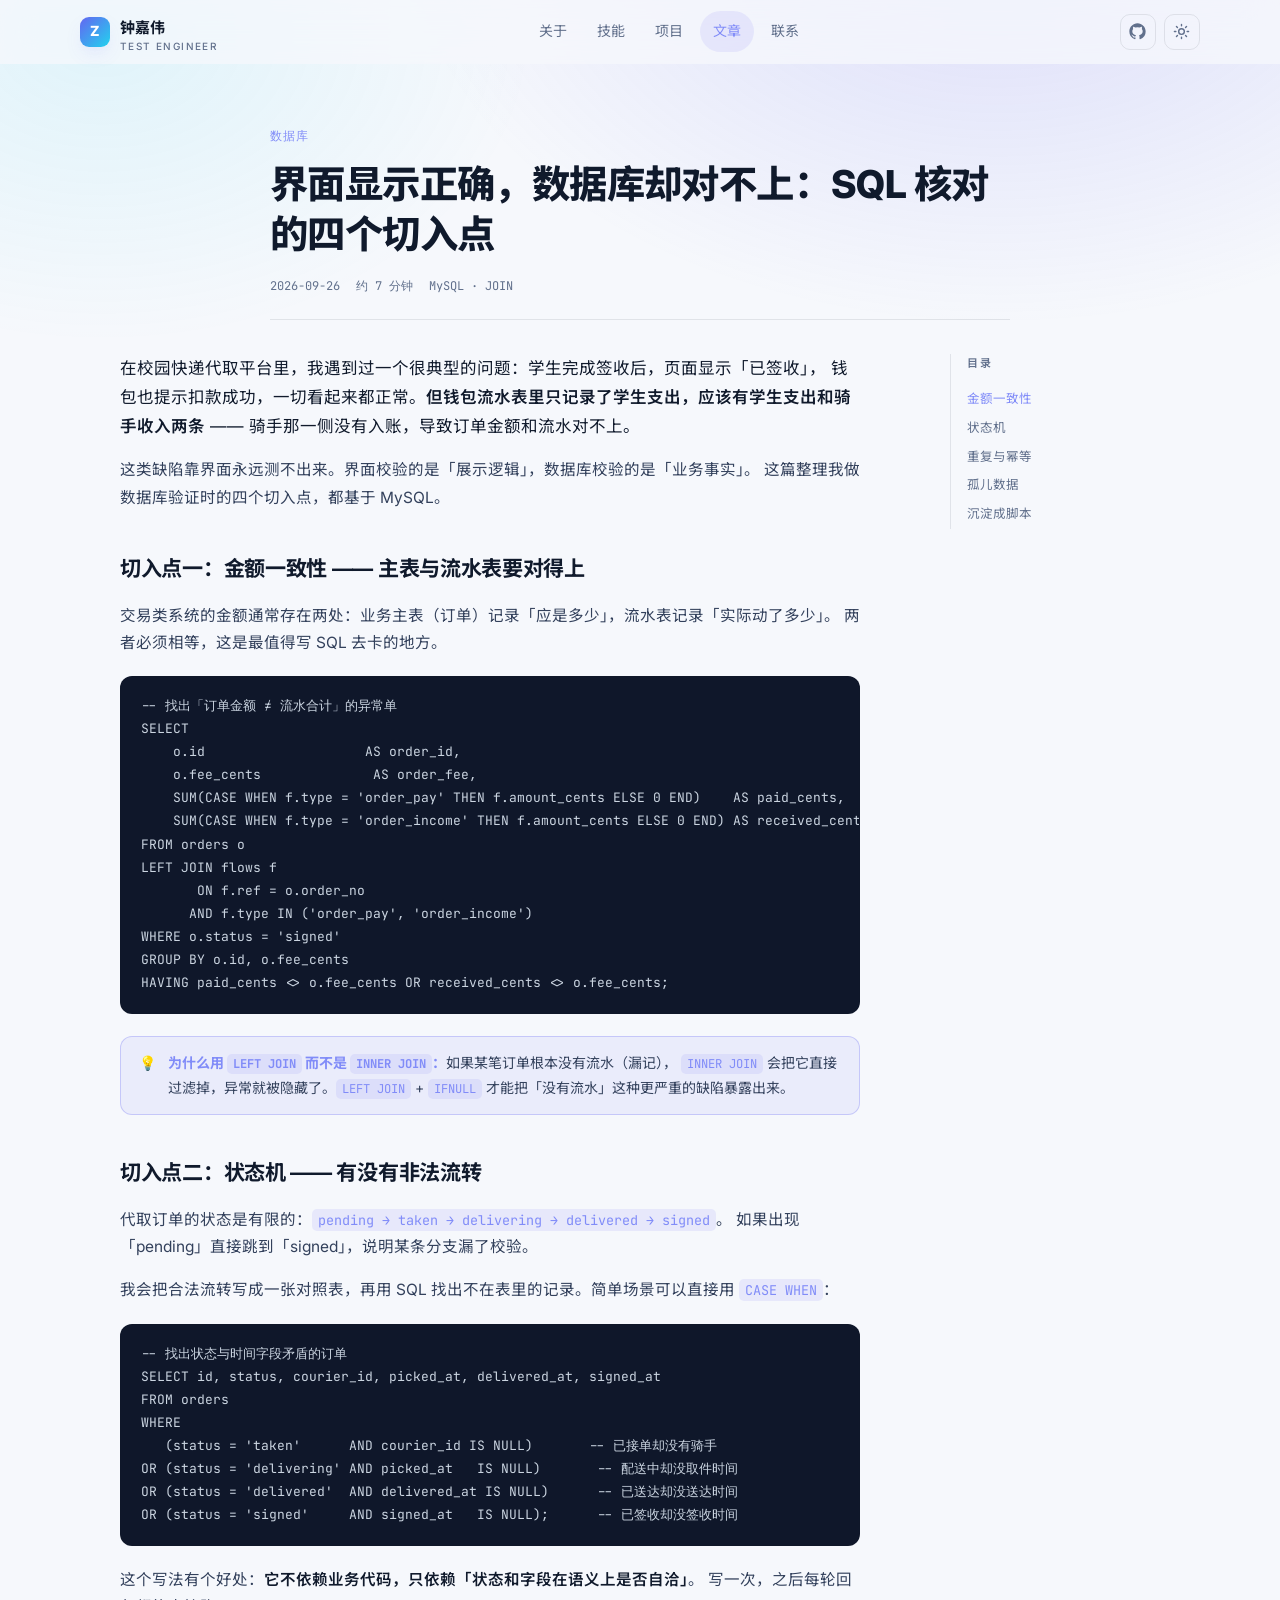
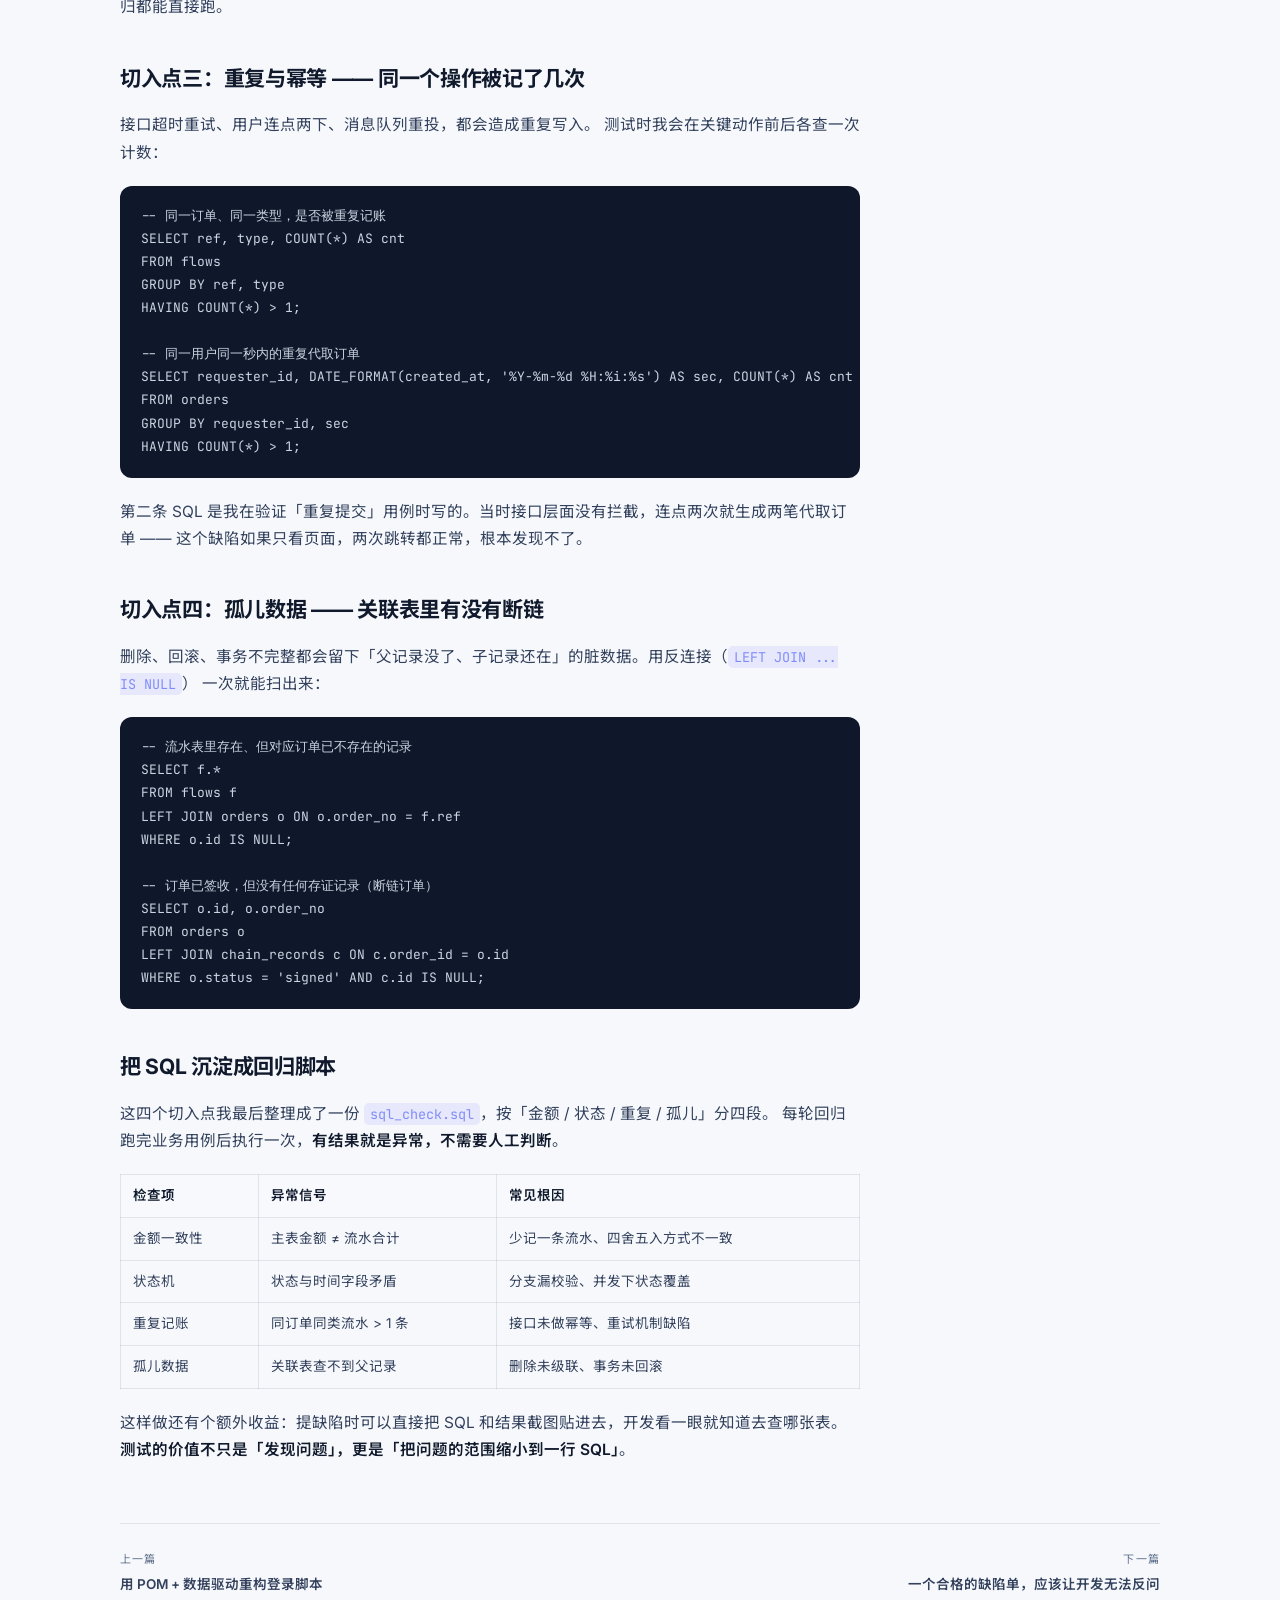
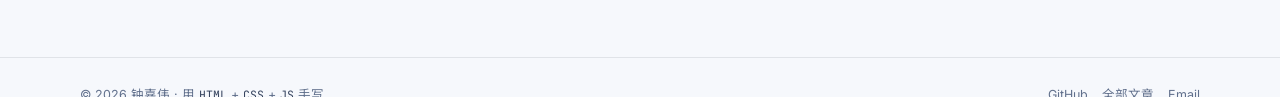
<file: posts/mysql-data-verify.html>
<!DOCTYPE html>
<html lang="zh-CN" data-theme="dark">
<head>
<meta charset="UTF-8" />
<meta name="viewport" content="width=device-width, initial-scale=1.0" />
<script>(function(){try{var p=new URLSearchParams(location.search).get("theme"),t=document.documentElement;if(p==="dark"||p==="light"){t.setAttribute("data-theme",p);return}var s=localStorage.getItem("zjw-theme");if(s==="dark"||s==="light"){t.setAttribute("data-theme",s)}else if(window.matchMedia&&window.matchMedia("(prefers-color-scheme: light)").matches){t.setAttribute("data-theme","light")}}catch(e){}})();</script>
<title>界面显示正确，数据库却对不上：SQL 核对的四个切入点 | 钟嘉伟</title>
<meta name="description" content="金额、状态、流水、时间戳 —— 用多表 JOIN 抓住那些界面看不出来的脏数据。" />
<meta name="author" content="钟嘉伟" />
<link rel="icon" href="../assets/img/favicon.svg" type="image/svg+xml" />
<link rel="preconnect" href="https://fonts.googleapis.com" />
<link rel="preconnect" href="https://fonts.gstatic.com" crossorigin />
<link rel="preload" as="style" href="https://fonts.googleapis.com/css2?family=Inter:wght@400;500;600;700;800&family=JetBrains+Mono:wght@400;500;600&family=Noto+Sans+SC:wght@400;500;700;800&display=swap" />
<link rel="stylesheet" href="https://fonts.googleapis.com/css2?family=Inter:wght@400;500;600;700;800&family=JetBrains+Mono:wght@400;500;600&family=Noto+Sans+SC:wght@400;500;700;800&display=swap" media="print" onload="this.media='all'" />
<noscript><link rel="stylesheet" href="https://fonts.googleapis.com/css2?family=Inter:wght@400;500;600;700;800&family=JetBrains+Mono:wght@400;500;600&family=Noto+Sans+SC:wght@400;500;700;800&display=swap" /></noscript>
<link rel="stylesheet" href="../assets/css/style.css" />
<link rel="canonical" href="https://zhongjiawei-dev.github.io/My-Blog/posts/mysql-data-verify.html" />
<meta property="og:site_name" content="钟嘉伟的测试笔记" />
<meta property="og:title" content="界面显示正确，数据库却对不上：SQL 核对的四个切入点 | 钟嘉伟" />
<meta property="og:description" content="金额、状态、流水、时间戳 —— 用多表 JOIN 抓住那些界面看不出来的脏数据。" />
<meta property="og:type" content="article" />
<meta property="og:url" content="https://zhongjiawei-dev.github.io/My-Blog/posts/mysql-data-verify.html" />
<meta property="og:image" content="https://zhongjiawei-dev.github.io/My-Blog/assets/img/og.png" />
<meta property="og:image:width" content="1200" />
<meta property="og:image:height" content="630" />
<meta property="og:locale" content="zh_CN" />
<meta name="twitter:card" content="summary_large_image" />
<meta name="twitter:title" content="界面显示正确，数据库却对不上：SQL 核对的四个切入点 | 钟嘉伟" />
<meta name="twitter:description" content="金额、状态、流水、时间戳 —— 用多表 JOIN 抓住那些界面看不出来的脏数据。" />
<meta name="twitter:image" content="https://zhongjiawei-dev.github.io/My-Blog/assets/img/og.png" />
</head>
<body>

<div class="progress" id="progress"></div>

<header class="nav" id="nav">
  <div class="nav__inner">
    <a href="../index.html" class="brand">
      <span class="brand__mark">Z</span>
      <span class="brand__text"><b>钟嘉伟</b><small>Test Engineer</small></span>
    </a>
    <nav class="nav__links" id="navLinks">
      <a href="../index.html#about">关于</a>
      <a href="../index.html#skills">技能</a>
      <a href="../index.html#projects">项目</a>
      <a href="../blog.html" class="active" aria-current="page">文章</a>
      <a href="../index.html#contact">联系</a>
    </nav>
    <div class="nav__tools">
      <a class="icon-btn" href="https://github.com/zhongjiawei-dev" target="_blank" rel="noopener" aria-label="GitHub">
        <svg viewBox="0 0 24 24" fill="currentColor"><path d="M12 .5C5.73.5.5 5.73.5 12a11.5 11.5 0 0 0 7.86 10.92c.58.1.79-.25.79-.55v-1.94c-3.2.7-3.88-1.54-3.88-1.54-.53-1.34-1.29-1.7-1.29-1.7-1.05-.72.08-.7.08-.7 1.16.08 1.77 1.2 1.77 1.2 1.03 1.76 2.7 1.25 3.36.96.1-.75.4-1.25.73-1.54-2.55-.29-5.24-1.28-5.24-5.7 0-1.26.45-2.29 1.19-3.1-.12-.29-.52-1.46.11-3.04 0 0 .96-.31 3.15 1.18a10.9 10.9 0 0 1 5.74 0c2.18-1.49 3.14-1.18 3.14-1.18.63 1.58.23 2.75.12 3.04.74.81 1.18 1.84 1.18 3.1 0 4.43-2.69 5.4-5.26 5.69.41.36.78 1.06.78 2.14v3.17c0 .3.2.66.8.55A11.5 11.5 0 0 0 23.5 12C23.5 5.73 18.27.5 12 .5Z"/></svg>
      </a>
      <button class="icon-btn" id="themeBtn" aria-label="切换主题">
        <svg class="icon-moon" viewBox="0 0 24 24" fill="none" stroke="currentColor" stroke-width="2" stroke-linecap="round" stroke-linejoin="round"><path d="M21 12.79A9 9 0 1 1 11.21 3 7 7 0 0 0 21 12.79Z"/></svg>
        <svg class="icon-sun" viewBox="0 0 24 24" fill="none" stroke="currentColor" stroke-width="2" stroke-linecap="round" stroke-linejoin="round"><circle cx="12" cy="12" r="4"/><path d="M12 2v2M12 20v2M4.9 4.9l1.4 1.4M17.7 17.7l1.4 1.4M2 12h2M20 12h2M4.9 19.1l1.4-1.4M17.7 6.3l1.4-1.4"/></svg>
      </button>
      <button class="icon-btn nav__toggle" id="navToggle" aria-label="菜单" aria-controls="navLinks" aria-expanded="false">
        <svg viewBox="0 0 24 24" fill="none" stroke="currentColor" stroke-width="2" stroke-linecap="round"><path d="M3 6h18M3 12h18M3 18h18"/></svg>
      </button>
    </div>
  </div>
</header>

<main class="article">
  <div class="wrap">
    <header class="article__head">
      <span class="article__cat">数据库</span>
      <h1>界面显示正确，数据库却对不上：SQL 核对的四个切入点</h1>
      <div class="article__meta">
        <span>2026-09-26</span>
        <span>约 7 分钟</span>
        <span>MySQL · JOIN</span>
      </div>
    </header>

    <div class="article__layout">
      <article class="prose">
        <p>
          在校园快递代取平台里，我遇到过一个很典型的问题：学生完成签收后，页面显示「已签收」，
          钱包也提示扣款成功，一切看起来都正常。<strong>但钱包流水表里只记录了学生支出，应该有学生支出和骑手收入两条</strong>
          —— 骑手那一侧没有入账，导致订单金额和流水对不上。
        </p>
        <p>
          这类缺陷靠界面永远测不出来。界面校验的是「展示逻辑」，数据库校验的是「业务事实」。
          这篇整理我做数据库验证时的四个切入点，都基于 MySQL。
        </p>

        <h2 id="s1">切入点一：金额一致性 —— 主表与流水表要对得上</h2>
        <p>
          交易类系统的金额通常存在两处：业务主表（订单）记录「应是多少」，流水表记录「实际动了多少」。
          两者必须相等，这是最值得写 SQL 去卡的地方。
        </p>
        <pre><code>-- 找出「订单金额 ≠ 流水合计」的异常单
SELECT
    o.id                    AS order_id,
    o.fee_cents              AS order_fee,
    SUM(CASE WHEN f.type = 'order_pay' THEN f.amount_cents ELSE 0 END)    AS paid_cents,
    SUM(CASE WHEN f.type = 'order_income' THEN f.amount_cents ELSE 0 END) AS received_cents
FROM orders o
LEFT JOIN flows f
       ON f.ref = o.order_no
      AND f.type IN ('order_pay', 'order_income')
WHERE o.status = 'signed'
GROUP BY o.id, o.fee_cents
HAVING paid_cents &lt;&gt; o.fee_cents OR received_cents &lt;&gt; o.fee_cents;</code></pre>
        <div class="callout">
          <span>💡</span>
          <div><b>为什么用 <code>LEFT JOIN</code> 而不是 <code>INNER JOIN</code>：</b>如果某笔订单根本没有流水（漏记），
          <code>INNER JOIN</code> 会把它直接过滤掉，异常就被隐藏了。<code>LEFT JOIN</code> + <code>IFNULL</code>
          才能把「没有流水」这种更严重的缺陷暴露出来。</div>
        </div>

        <h2 id="s2">切入点二：状态机 —— 有没有非法流转</h2>
        <p>
          代取订单的状态是有限的：<code>pending → taken → delivering → delivered → signed</code>。
          如果出现「pending」直接跳到「signed」，说明某条分支漏了校验。
        </p>
        <p>
          我会把合法流转写成一张对照表，再用 SQL 找出不在表里的记录。简单场景可以直接用 <code>CASE WHEN</code>：
        </p>
        <pre><code>-- 找出状态与时间字段矛盾的订单
SELECT id, status, courier_id, picked_at, delivered_at, signed_at
FROM orders
WHERE
   (status = 'taken'      AND courier_id IS NULL)       -- 已接单却没有骑手
OR (status = 'delivering' AND picked_at   IS NULL)       -- 配送中却没取件时间
OR (status = 'delivered'  AND delivered_at IS NULL)      -- 已送达却没送达时间
OR (status = 'signed'     AND signed_at   IS NULL);      -- 已签收却没签收时间</code></pre>
        <p>
          这个写法有个好处：<strong>它不依赖业务代码，只依赖「状态和字段在语义上是否自洽」</strong>。
          写一次，之后每轮回归都能直接跑。
        </p>

        <h2 id="s3">切入点三：重复与幂等 —— 同一个操作被记了几次</h2>
        <p>
          接口超时重试、用户连点两下、消息队列重投，都会造成重复写入。
          测试时我会在关键动作前后各查一次计数：
        </p>
        <pre><code>-- 同一订单、同一类型，是否被重复记账
SELECT ref, type, COUNT(*) AS cnt
FROM flows
GROUP BY ref, type
HAVING COUNT(*) &gt; 1;

-- 同一用户同一秒内的重复代取订单
SELECT requester_id, DATE_FORMAT(created_at, '%Y-%m-%d %H:%i:%s') AS sec, COUNT(*) AS cnt
FROM orders
GROUP BY requester_id, sec
HAVING COUNT(*) &gt; 1;</code></pre>
        <p>
          第二条 SQL 是我在验证「重复提交」用例时写的。当时接口层面没有拦截，连点两次就生成两笔代取订单 ——
          这个缺陷如果只看页面，两次跳转都正常，根本发现不了。
        </p>

        <h2 id="s4">切入点四：孤儿数据 —— 关联表里有没有断链</h2>
        <p>
          删除、回滚、事务不完整都会留下「父记录没了、子记录还在」的脏数据。用反连接（<code>LEFT JOIN ... IS NULL</code>）
          一次就能扫出来：
        </p>
        <pre><code>-- 流水表里存在、但对应订单已不存在的记录
SELECT f.*
FROM flows f
LEFT JOIN orders o ON o.order_no = f.ref
WHERE o.id IS NULL;

-- 订单已签收，但没有任何存证记录（断链订单）
SELECT o.id, o.order_no
FROM orders o
LEFT JOIN chain_records c ON c.order_id = o.id
WHERE o.status = 'signed' AND c.id IS NULL;</code></pre>

        <h2 id="s5">把 SQL 沉淀成回归脚本</h2>
        <p>
          这四个切入点我最后整理成了一份 <code>sql_check.sql</code>，按「金额 / 状态 / 重复 / 孤儿」分四段。
          每轮回归跑完业务用例后执行一次，<strong>有结果就是异常，不需要人工判断</strong>。
        </p>
        <table>
          <thead><tr><th>检查项</th><th>异常信号</th><th>常见根因</th></tr></thead>
          <tbody>
            <tr><td>金额一致性</td><td>主表金额 ≠ 流水合计</td><td>少记一条流水、四舍五入方式不一致</td></tr>
            <tr><td>状态机</td><td>状态与时间字段矛盾</td><td>分支漏校验、并发下状态覆盖</td></tr>
            <tr><td>重复记账</td><td>同订单同类流水 &gt; 1 条</td><td>接口未做幂等、重试机制缺陷</td></tr>
            <tr><td>孤儿数据</td><td>关联表查不到父记录</td><td>删除未级联、事务未回滚</td></tr>
          </tbody>
        </table>
        <p>
          这样做还有个额外收益：提缺陷时可以直接把 SQL 和结果截图贴进去，开发看一眼就知道去查哪张表。
          <strong>测试的价值不只是「发现问题」，更是「把问题的范围缩小到一行 SQL」</strong>。
        </p>
      </article>

      <aside class="toc">
        <strong>目录</strong>
        <a href="#s1">金额一致性</a>
        <a href="#s2">状态机</a>
        <a href="#s3">重复与幂等</a>
        <a href="#s4">孤儿数据</a>
        <a href="#s5">沉淀成脚本</a>
      </aside>
    </div>

    <div class="article__foot">
      <div class="article__nav">
        <span>上一篇</span>
        <a href="selenium-pom-framework.html">用 POM + 数据驱动重构登录脚本</a>
      </div>
      <div class="article__nav" style="text-align:right">
        <span>下一篇</span>
        <a href="defect-triage.html">一个合格的缺陷单，应该让开发无法反问</a>
      </div>
    </div>
  </div>
</main>

<footer class="footer">
  <div class="wrap footer__inner">
    <span>© <span id="year">2026</span> 钟嘉伟 · 用 <code>HTML</code> + <code>CSS</code> + <code>JS</code> 手写</span>
    <div class="footer__social">
      <a href="https://github.com/zhongjiawei-dev" target="_blank" rel="noopener">GitHub</a>
      <a href="../blog.html">全部文章</a>
      <a href="mailto:15216200398@163.com">Email</a>
    </div>
  </div>
</footer>

<button class="to-top" id="toTop" aria-label="回到顶部">
  <svg viewBox="0 0 24 24" fill="none" stroke="currentColor" stroke-width="2.2" stroke-linecap="round" stroke-linejoin="round"><path d="M12 19V5M5 12l7-7 7 7"/></svg>
</button>

<script src="../assets/js/main.js"></script>
</body>
</html>
</file>
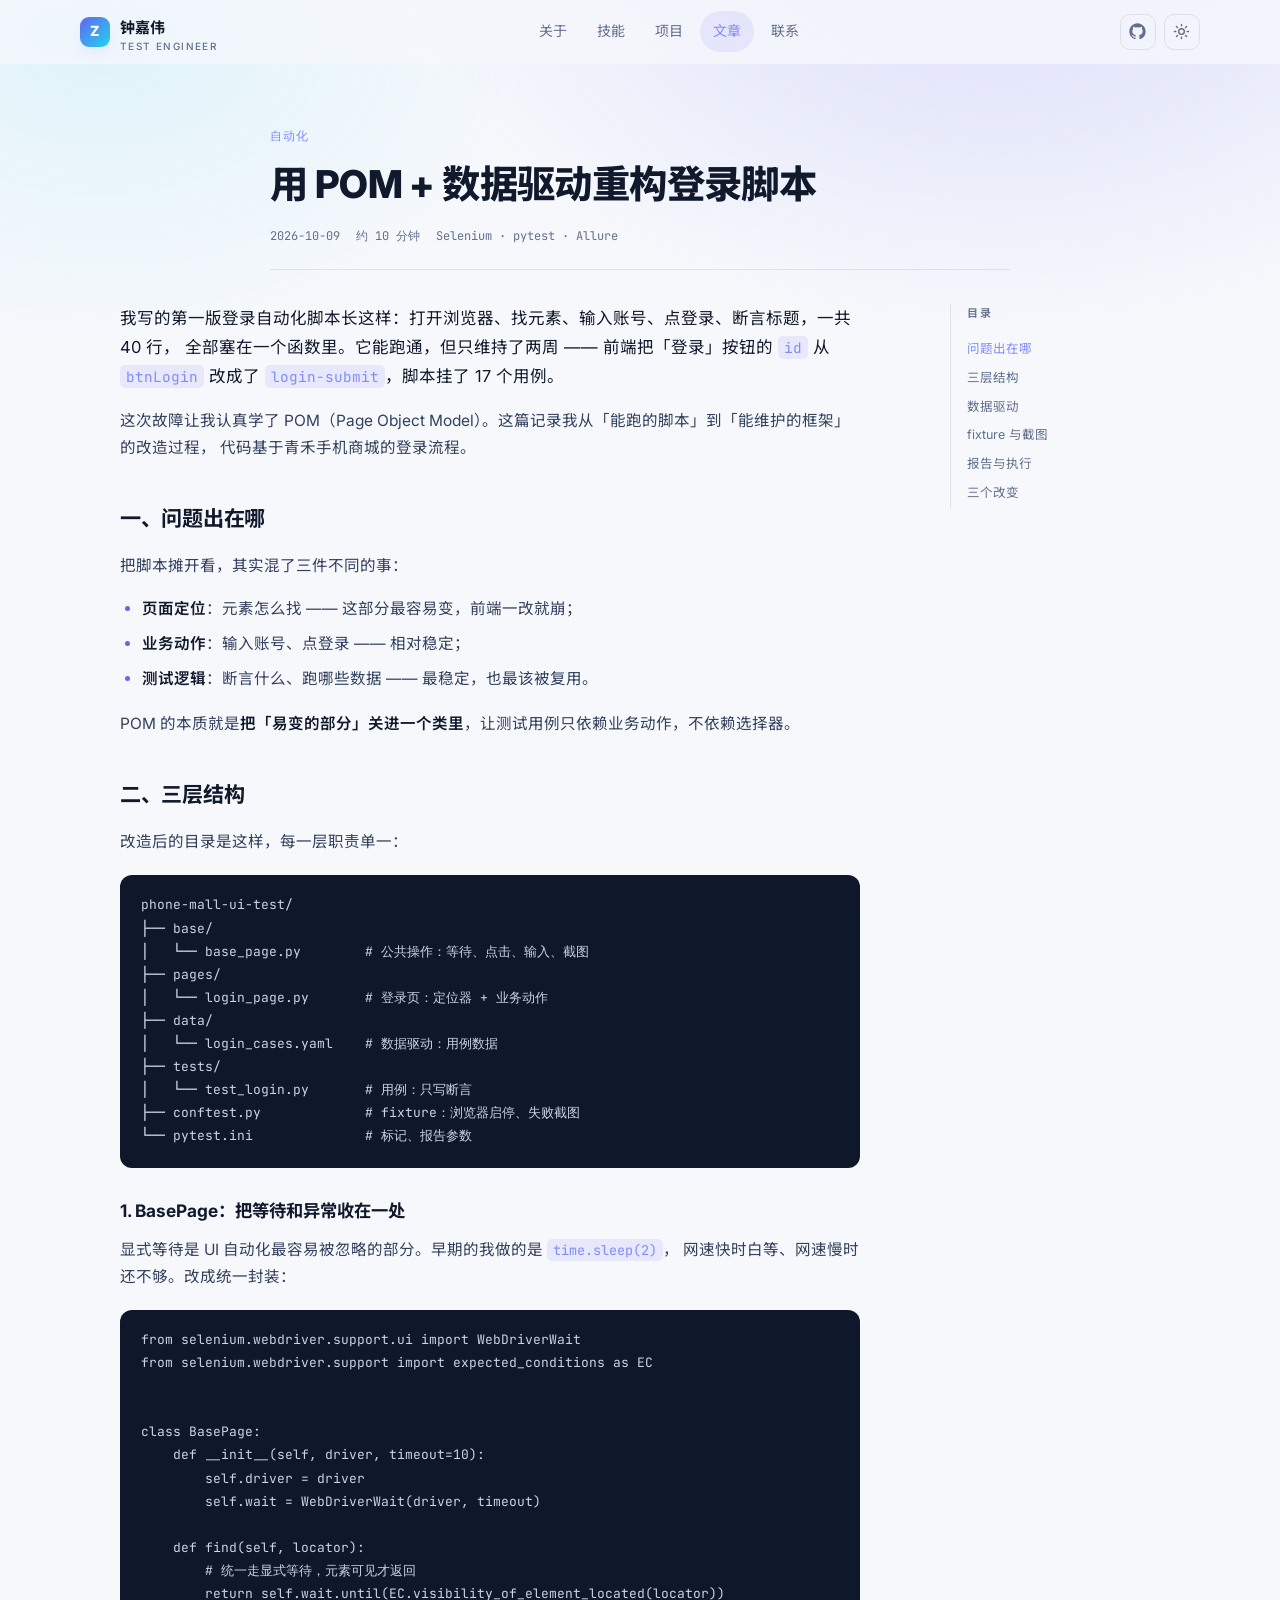
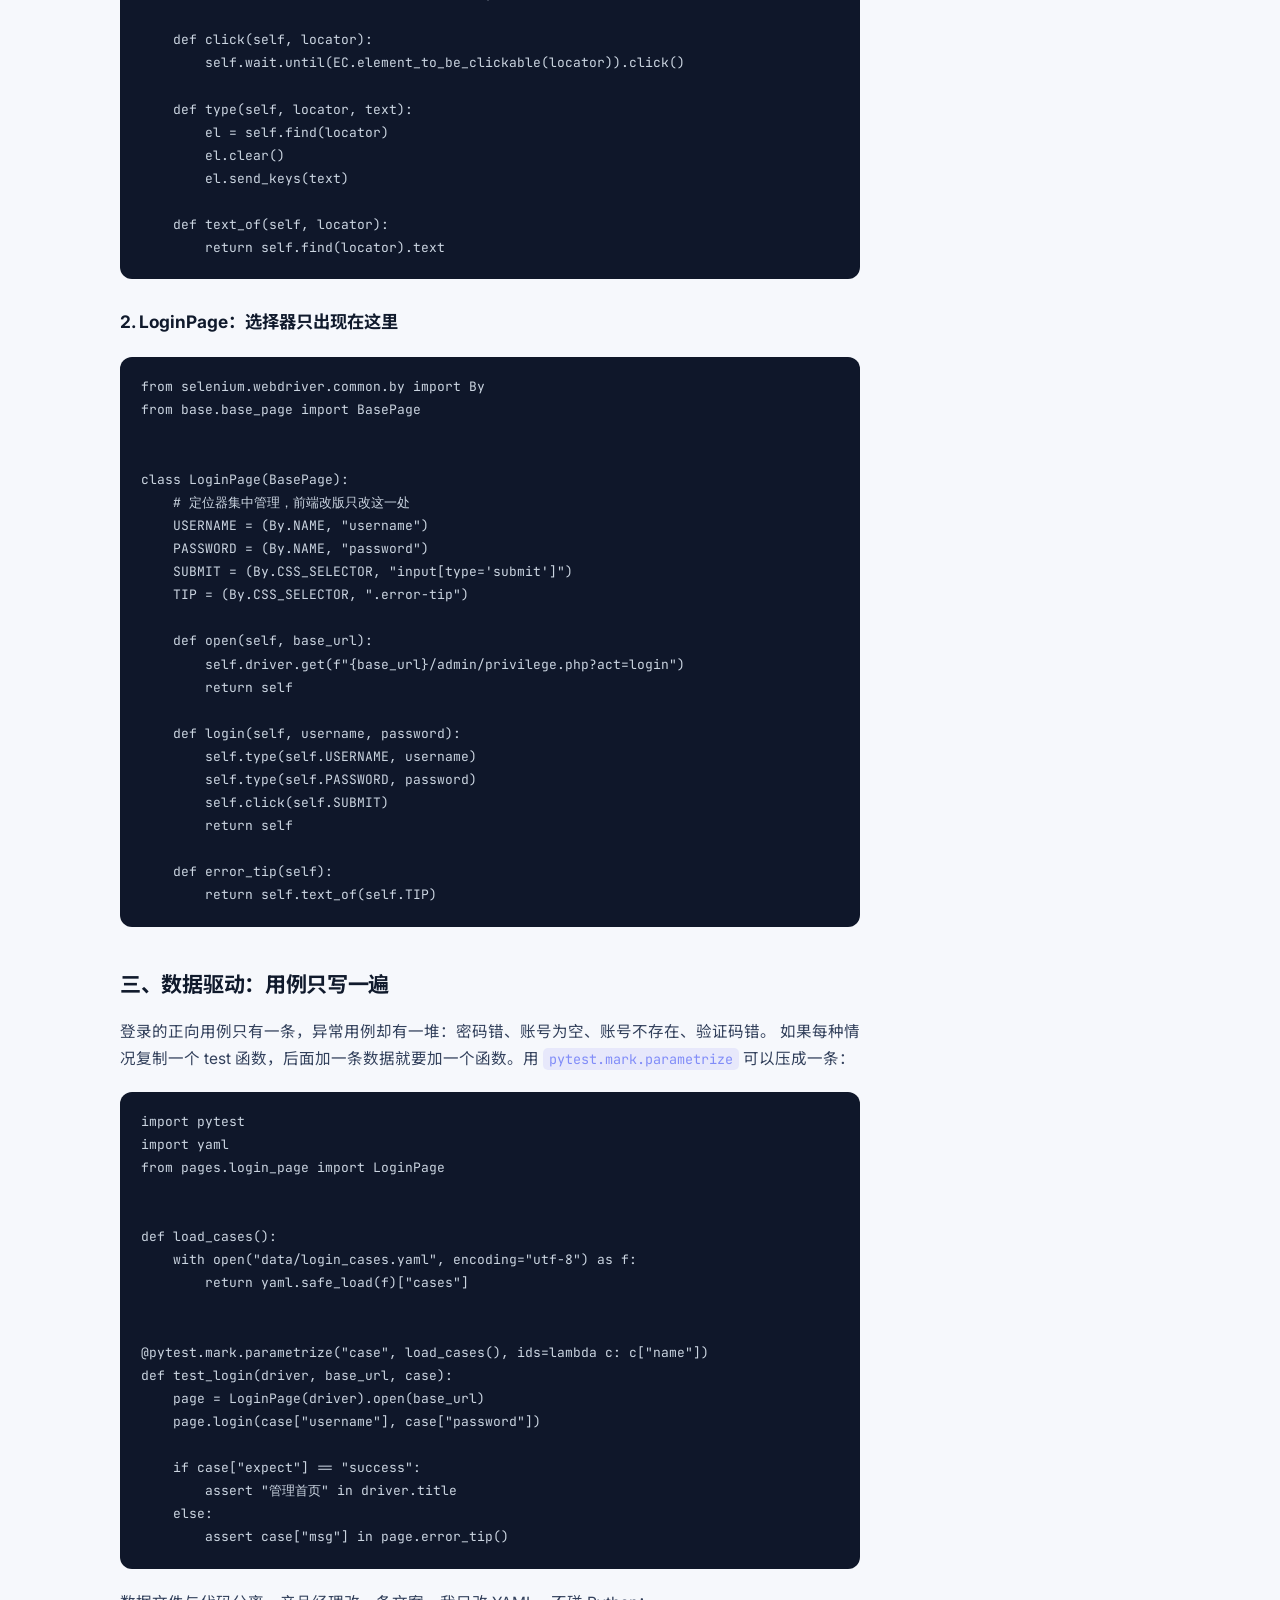
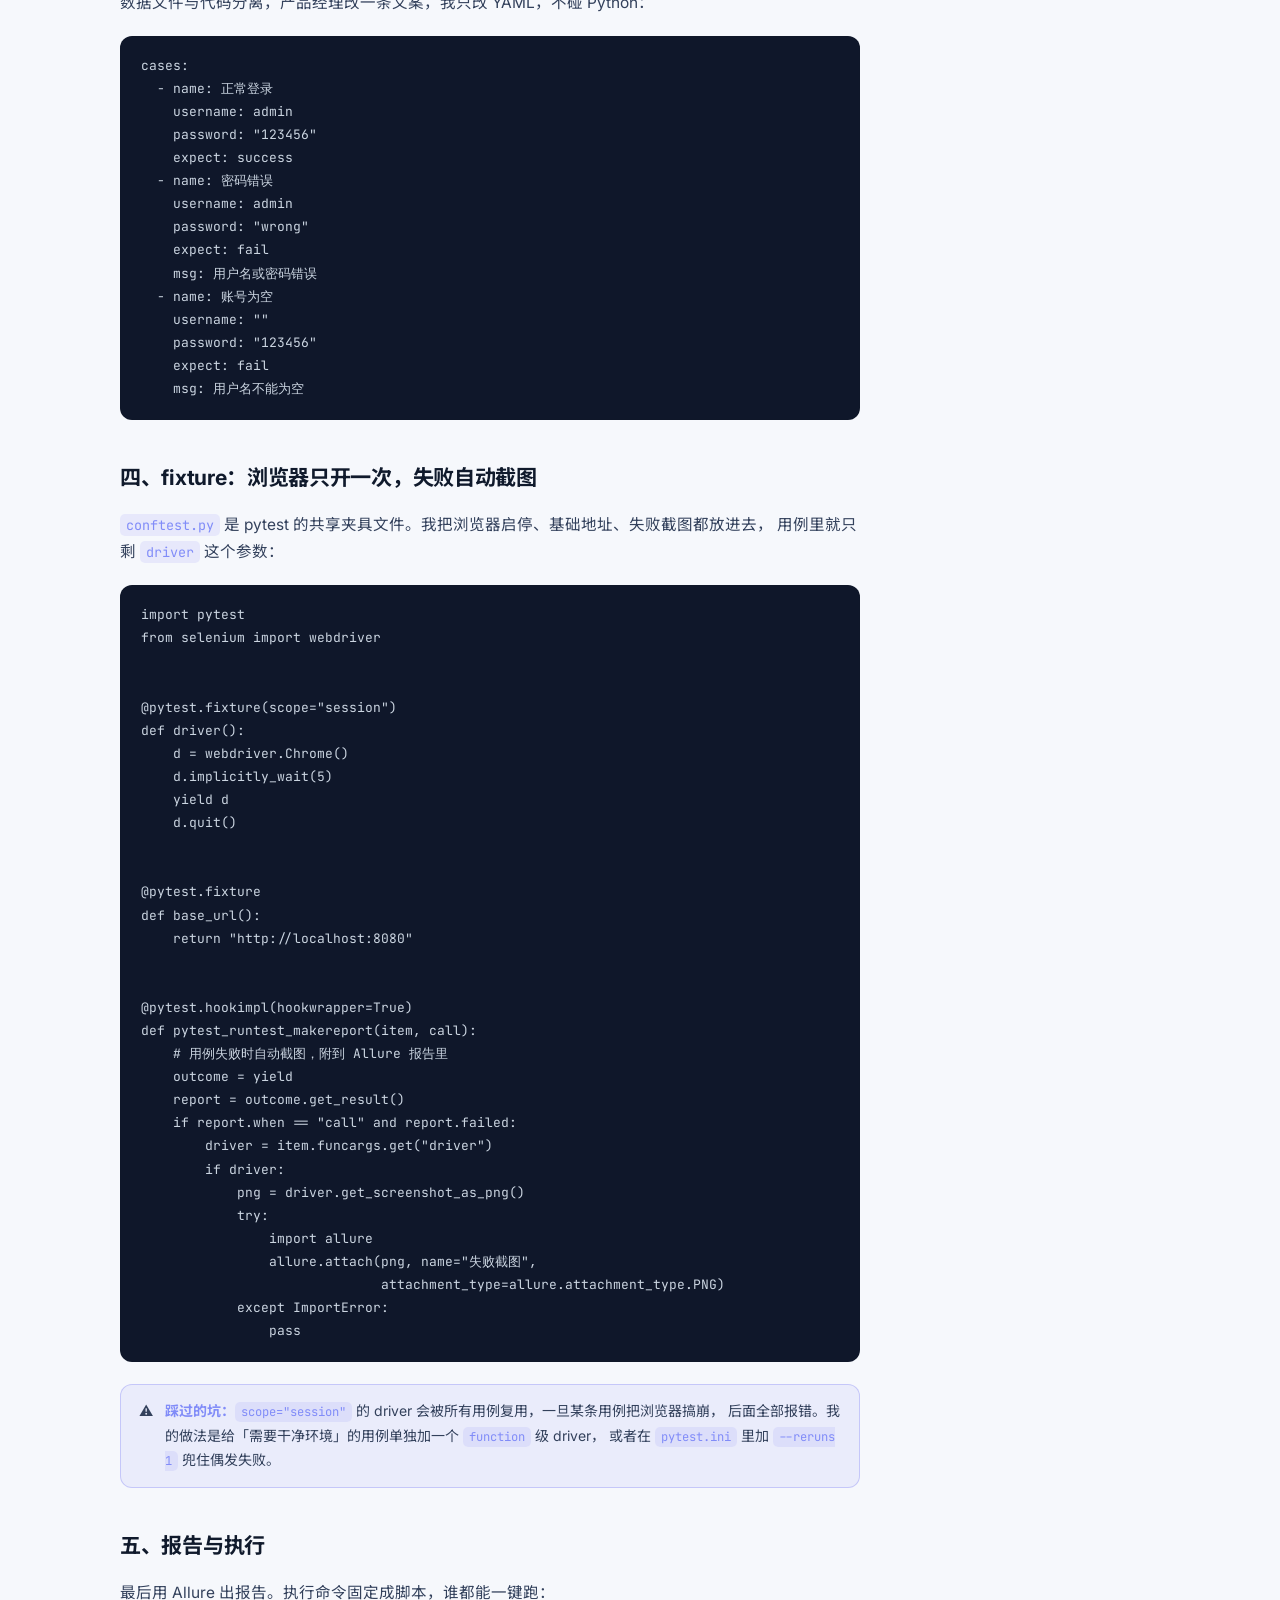
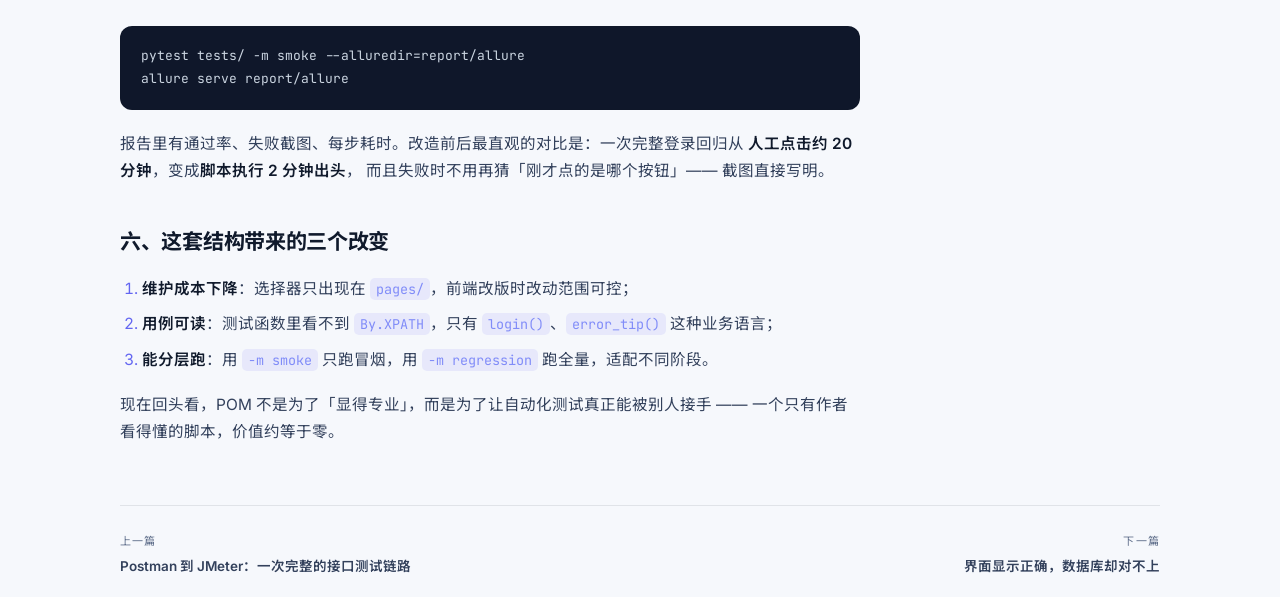
<file: posts/selenium-pom-framework.html>
<!DOCTYPE html>
<html lang="zh-CN" data-theme="dark">
<head>
<meta charset="UTF-8" />
<meta name="viewport" content="width=device-width, initial-scale=1.0" />
<script>(function(){try{var p=new URLSearchParams(location.search).get("theme"),t=document.documentElement;if(p==="dark"||p==="light"){t.setAttribute("data-theme",p);return}var s=localStorage.getItem("zjw-theme");if(s==="dark"||s==="light"){t.setAttribute("data-theme",s)}else if(window.matchMedia&&window.matchMedia("(prefers-color-scheme: light)").matches){t.setAttribute("data-theme","light")}}catch(e){}})();</script>
<title>用 POM + 数据驱动重构登录脚本 | 钟嘉伟</title>
<meta name="description" content="一个 40 行的登录脚本如何长成能维护的框架：分层、封装、fixture 与失败截图。" />
<meta name="author" content="钟嘉伟" />
<link rel="icon" href="../assets/img/favicon.svg" type="image/svg+xml" />
<link rel="preconnect" href="https://fonts.googleapis.com" />
<link rel="preconnect" href="https://fonts.gstatic.com" crossorigin />
<link rel="preload" as="style" href="https://fonts.googleapis.com/css2?family=Inter:wght@400;500;600;700;800&family=JetBrains+Mono:wght@400;500;600&family=Noto+Sans+SC:wght@400;500;700;800&display=swap" />
<link rel="stylesheet" href="https://fonts.googleapis.com/css2?family=Inter:wght@400;500;600;700;800&family=JetBrains+Mono:wght@400;500;600&family=Noto+Sans+SC:wght@400;500;700;800&display=swap" media="print" onload="this.media='all'" />
<noscript><link rel="stylesheet" href="https://fonts.googleapis.com/css2?family=Inter:wght@400;500;600;700;800&family=JetBrains+Mono:wght@400;500;600&family=Noto+Sans+SC:wght@400;500;700;800&display=swap" /></noscript>
<link rel="stylesheet" href="../assets/css/style.css" />
<link rel="canonical" href="https://zhongjiawei-dev.github.io/My-Blog/posts/selenium-pom-framework.html" />
<meta property="og:site_name" content="钟嘉伟的测试笔记" />
<meta property="og:title" content="用 POM + 数据驱动重构登录脚本 | 钟嘉伟" />
<meta property="og:description" content="一个 40 行的登录脚本如何长成能维护的框架：分层、封装、fixture 与失败截图。" />
<meta property="og:type" content="article" />
<meta property="og:url" content="https://zhongjiawei-dev.github.io/My-Blog/posts/selenium-pom-framework.html" />
<meta property="og:image" content="https://zhongjiawei-dev.github.io/My-Blog/assets/img/og.png" />
<meta property="og:image:width" content="1200" />
<meta property="og:image:height" content="630" />
<meta property="og:locale" content="zh_CN" />
<meta name="twitter:card" content="summary_large_image" />
<meta name="twitter:title" content="用 POM + 数据驱动重构登录脚本 | 钟嘉伟" />
<meta name="twitter:description" content="一个 40 行的登录脚本如何长成能维护的框架：分层、封装、fixture 与失败截图。" />
<meta name="twitter:image" content="https://zhongjiawei-dev.github.io/My-Blog/assets/img/og.png" />
</head>
<body>

<div class="progress" id="progress"></div>

<header class="nav" id="nav">
  <div class="nav__inner">
    <a href="../index.html" class="brand">
      <span class="brand__mark">Z</span>
      <span class="brand__text"><b>钟嘉伟</b><small>Test Engineer</small></span>
    </a>
    <nav class="nav__links" id="navLinks">
      <a href="../index.html#about">关于</a>
      <a href="../index.html#skills">技能</a>
      <a href="../index.html#projects">项目</a>
      <a href="../blog.html" class="active" aria-current="page">文章</a>
      <a href="../index.html#contact">联系</a>
    </nav>
    <div class="nav__tools">
      <a class="icon-btn" href="https://github.com/zhongjiawei-dev" target="_blank" rel="noopener" aria-label="GitHub">
        <svg viewBox="0 0 24 24" fill="currentColor"><path d="M12 .5C5.73.5.5 5.73.5 12a11.5 11.5 0 0 0 7.86 10.92c.58.1.79-.25.79-.55v-1.94c-3.2.7-3.88-1.54-3.88-1.54-.53-1.34-1.29-1.7-1.29-1.7-1.05-.72.08-.7.08-.7 1.16.08 1.77 1.2 1.77 1.2 1.03 1.76 2.7 1.25 3.36.96.1-.75.4-1.25.73-1.54-2.55-.29-5.24-1.28-5.24-5.7 0-1.26.45-2.29 1.19-3.1-.12-.29-.52-1.46.11-3.04 0 0 .96-.31 3.15 1.18a10.9 10.9 0 0 1 5.74 0c2.18-1.49 3.14-1.18 3.14-1.18.63 1.58.23 2.75.12 3.04.74.81 1.18 1.84 1.18 3.1 0 4.43-2.69 5.4-5.26 5.69.41.36.78 1.06.78 2.14v3.17c0 .3.2.66.8.55A11.5 11.5 0 0 0 23.5 12C23.5 5.73 18.27.5 12 .5Z"/></svg>
      </a>
      <button class="icon-btn" id="themeBtn" aria-label="切换主题">
        <svg class="icon-moon" viewBox="0 0 24 24" fill="none" stroke="currentColor" stroke-width="2" stroke-linecap="round" stroke-linejoin="round"><path d="M21 12.79A9 9 0 1 1 11.21 3 7 7 0 0 0 21 12.79Z"/></svg>
        <svg class="icon-sun" viewBox="0 0 24 24" fill="none" stroke="currentColor" stroke-width="2" stroke-linecap="round" stroke-linejoin="round"><circle cx="12" cy="12" r="4"/><path d="M12 2v2M12 20v2M4.9 4.9l1.4 1.4M17.7 17.7l1.4 1.4M2 12h2M20 12h2M4.9 19.1l1.4-1.4M17.7 6.3l1.4-1.4"/></svg>
      </button>
      <button class="icon-btn nav__toggle" id="navToggle" aria-label="菜单" aria-controls="navLinks" aria-expanded="false">
        <svg viewBox="0 0 24 24" fill="none" stroke="currentColor" stroke-width="2" stroke-linecap="round"><path d="M3 6h18M3 12h18M3 18h18"/></svg>
      </button>
    </div>
  </div>
</header>

<main class="article">
  <div class="wrap">
    <header class="article__head">
      <span class="article__cat">自动化</span>
      <h1>用 POM + 数据驱动重构登录脚本</h1>
      <div class="article__meta">
        <span>2026-10-09</span>
        <span>约 10 分钟</span>
        <span>Selenium · pytest · Allure</span>
      </div>
    </header>

    <div class="article__layout">
      <article class="prose">
        <p>
          我写的第一版登录自动化脚本长这样：打开浏览器、找元素、输入账号、点登录、断言标题，一共 40 行，
          全部塞在一个函数里。它能跑通，但只维持了两周 —— 前端把「登录」按钮的 <code>id</code> 从 <code>btnLogin</code>
          改成了 <code>login-submit</code>，脚本挂了 17 个用例。
        </p>
        <p>
          这次故障让我认真学了 POM（Page Object Model）。这篇记录我从「能跑的脚本」到「能维护的框架」的改造过程，
          代码基于青禾手机商城的登录流程。
        </p>

        <h2 id="s1">一、问题出在哪</h2>
        <p>把脚本摊开看，其实混了三件不同的事：</p>
        <ul>
          <li><strong>页面定位</strong>：元素怎么找 —— 这部分最容易变，前端一改就崩；</li>
          <li><strong>业务动作</strong>：输入账号、点登录 —— 相对稳定；</li>
          <li><strong>测试逻辑</strong>：断言什么、跑哪些数据 —— 最稳定，也最该被复用。</li>
        </ul>
        <p>POM 的本质就是<strong>把「易变的部分」关进一个类里</strong>，让测试用例只依赖业务动作，不依赖选择器。</p>

        <h2 id="s2">二、三层结构</h2>
        <p>改造后的目录是这样，每一层职责单一：</p>
        <pre><code>phone-mall-ui-test/
├── base/
│   └── base_page.py        # 公共操作：等待、点击、输入、截图
├── pages/
│   └── login_page.py       # 登录页：定位器 + 业务动作
├── data/
│   └── login_cases.yaml    # 数据驱动：用例数据
├── tests/
│   └── test_login.py       # 用例：只写断言
├── conftest.py             # fixture：浏览器启停、失败截图
└── pytest.ini              # 标记、报告参数</code></pre>

        <h3>1. BasePage：把等待和异常收在一处</h3>
        <p>
          显式等待是 UI 自动化最容易被忽略的部分。早期的我做的是 <code>time.sleep(2)</code>，
          网速快时白等、网速慢时还不够。改成统一封装：
        </p>
        <pre><code>from selenium.webdriver.support.ui import WebDriverWait
from selenium.webdriver.support import expected_conditions as EC


class BasePage:
    def __init__(self, driver, timeout=10):
        self.driver = driver
        self.wait = WebDriverWait(driver, timeout)

    def find(self, locator):
        # 统一走显式等待，元素可见才返回
        return self.wait.until(EC.visibility_of_element_located(locator))

    def click(self, locator):
        self.wait.until(EC.element_to_be_clickable(locator)).click()

    def type(self, locator, text):
        el = self.find(locator)
        el.clear()
        el.send_keys(text)

    def text_of(self, locator):
        return self.find(locator).text</code></pre>

        <h3>2. LoginPage：选择器只出现在这里</h3>
        <pre><code>from selenium.webdriver.common.by import By
from base.base_page import BasePage


class LoginPage(BasePage):
    # 定位器集中管理，前端改版只改这一处
    USERNAME = (By.NAME, "username")
    PASSWORD = (By.NAME, "password")
    SUBMIT = (By.CSS_SELECTOR, "input[type='submit']")
    TIP = (By.CSS_SELECTOR, ".error-tip")

    def open(self, base_url):
        self.driver.get(f"{base_url}/admin/privilege.php?act=login")
        return self

    def login(self, username, password):
        self.type(self.USERNAME, username)
        self.type(self.PASSWORD, password)
        self.click(self.SUBMIT)
        return self

    def error_tip(self):
        return self.text_of(self.TIP)</code></pre>

        <h2 id="s3">三、数据驱动：用例只写一遍</h2>
        <p>
          登录的正向用例只有一条，异常用例却有一堆：密码错、账号为空、账号不存在、验证码错。
          如果每种情况复制一个 test 函数，后面加一条数据就要加一个函数。用 <code>pytest.mark.parametrize</code> 可以压成一条：
        </p>
        <pre><code>import pytest
import yaml
from pages.login_page import LoginPage


def load_cases():
    with open("data/login_cases.yaml", encoding="utf-8") as f:
        return yaml.safe_load(f)["cases"]


@pytest.mark.parametrize("case", load_cases(), ids=lambda c: c["name"])
def test_login(driver, base_url, case):
    page = LoginPage(driver).open(base_url)
    page.login(case["username"], case["password"])

    if case["expect"] == "success":
        assert "管理首页" in driver.title
    else:
        assert case["msg"] in page.error_tip()</code></pre>
        <p>数据文件与代码分离，产品经理改一条文案，我只改 YAML，不碰 Python：</p>
        <pre><code>cases:
  - name: 正常登录
    username: admin
    password: "123456"
    expect: success
  - name: 密码错误
    username: admin
    password: "wrong"
    expect: fail
    msg: 用户名或密码错误
  - name: 账号为空
    username: ""
    password: "123456"
    expect: fail
    msg: 用户名不能为空</code></pre>

        <h2 id="s4">四、fixture：浏览器只开一次，失败自动截图</h2>
        <p>
          <code>conftest.py</code> 是 pytest 的共享夹具文件。我把浏览器启停、基础地址、失败截图都放进去，
          用例里就只剩 <code>driver</code> 这个参数：
        </p>
        <pre><code>import pytest
from selenium import webdriver


@pytest.fixture(scope="session")
def driver():
    d = webdriver.Chrome()
    d.implicitly_wait(5)
    yield d
    d.quit()


@pytest.fixture
def base_url():
    return "http://localhost:8080"


@pytest.hookimpl(hookwrapper=True)
def pytest_runtest_makereport(item, call):
    # 用例失败时自动截图，附到 Allure 报告里
    outcome = yield
    report = outcome.get_result()
    if report.when == "call" and report.failed:
        driver = item.funcargs.get("driver")
        if driver:
            png = driver.get_screenshot_as_png()
            try:
                import allure
                allure.attach(png, name="失败截图",
                              attachment_type=allure.attachment_type.PNG)
            except ImportError:
                pass</code></pre>
        <div class="callout">
          <span>⚠️</span>
          <div><b>踩过的坑：</b><code>scope="session"</code> 的 driver 会被所有用例复用，一旦某条用例把浏览器搞崩，
          后面全部报错。我的做法是给「需要干净环境」的用例单独加一个 <code>function</code> 级 driver，
          或者在 <code>pytest.ini</code> 里加 <code>--reruns 1</code> 兜住偶发失败。</div>
        </div>

        <h2 id="s5">五、报告与执行</h2>
        <p>
          最后用 Allure 出报告。执行命令固定成脚本，谁都能一键跑：
        </p>
        <pre><code>pytest tests/ -m smoke --alluredir=report/allure
allure serve report/allure</code></pre>
        <p>
          报告里有通过率、失败截图、每步耗时。改造前后最直观的对比是：一次完整登录回归从
          <strong>人工点击约 20 分钟</strong>，变成<strong>脚本执行 2 分钟出头</strong>，
          而且失败时不用再猜「刚才点的是哪个按钮」—— 截图直接写明。
        </p>

        <h2 id="s6">六、这套结构带来的三个改变</h2>
        <ol>
          <li><strong>维护成本下降</strong>：选择器只出现在 <code>pages/</code>，前端改版时改动范围可控；</li>
          <li><strong>用例可读</strong>：测试函数里看不到 <code>By.XPATH</code>，只有 <code>login()</code>、<code>error_tip()</code> 这种业务语言；</li>
          <li><strong>能分层跑</strong>：用 <code>-m smoke</code> 只跑冒烟，用 <code>-m regression</code> 跑全量，适配不同阶段。</li>
        </ol>
        <p>
          现在回头看，POM 不是为了「显得专业」，而是为了让自动化测试真正能被别人接手 ——
          一个只有作者看得懂的脚本，价值约等于零。
        </p>
      </article>

      <aside class="toc">
        <strong>目录</strong>
        <a href="#s1">问题出在哪</a>
        <a href="#s2">三层结构</a>
        <a href="#s3">数据驱动</a>
        <a href="#s4">fixture 与截图</a>
        <a href="#s5">报告与执行</a>
        <a href="#s6">三个改变</a>
      </aside>
    </div>

    <div class="article__foot">
      <div class="article__nav">
        <span>上一篇</span>
        <a href="api-test-postman-jmeter.html">Postman 到 JMeter：一次完整的接口测试链路</a>
      </div>
      <div class="article__nav" style="text-align:right">
        <span>下一篇</span>
        <a href="mysql-data-verify.html">界面显示正确，数据库却对不上</a>
      </div>
    </div>
  </div>
</main>

<footer class="footer">
  <div class="wrap footer__inner">
    <span>© <span id="year">2026</span> 钟嘉伟 · 用 <code>HTML</code> + <code>CSS</code> + <code>JS</code> 手写</span>
    <div class="footer__social">
      <a href="https://github.com/zhongjiawei-dev" target="_blank" rel="noopener">GitHub</a>
      <a href="../blog.html">全部文章</a>
      <a href="mailto:15216200398@163.com">Email</a>
    </div>
  </div>
</footer>

<button class="to-top" id="toTop" aria-label="回到顶部">
  <svg viewBox="0 0 24 24" fill="none" stroke="currentColor" stroke-width="2.2" stroke-linecap="round" stroke-linejoin="round"><path d="M12 19V5M5 12l7-7 7 7"/></svg>
</button>

<script src="../assets/js/main.js"></script>
</body>
</html>
</file>
<file: assets/css/style.css>
/* ==========================================================================
   钟嘉伟 · 个人博客  |  main stylesheet
   Theme: dark-first slate + indigo accent (对应参考站点的 Tailwind slate 色板)
   ========================================================================== */

/* ---------- design tokens ---------- */
:root {
  --font-sans: "Inter", "Noto Sans SC", -apple-system, BlinkMacSystemFont,
    "Segoe UI", "PingFang SC", "Microsoft YaHei", sans-serif;
  --font-mono: "JetBrains Mono", "Fira Code", ui-monospace, SFMono-Regular,
    Menlo, Consolas, monospace;

  --accent: #6366f1;
  --accent-soft: #818cf8;
  --accent-2: #22d3ee;
  --accent-glow: rgba(99, 102, 241, 0.35);

  --radius-sm: 8px;
  --radius: 14px;
  --radius-lg: 20px;
  --maxw: 1120px;
  --nav-h: 64px;

  --ease: cubic-bezier(0.22, 1, 0.36, 1);
}

/* dark (default) */
[data-theme="dark"] {
  color-scheme: dark;
  --bg: #0b1120;
  --bg-soft: #0f172a;
  --surface: #131c31;
  --surface-2: #1a2438;
  --border: rgba(148, 163, 184, 0.14);
  --border-strong: rgba(148, 163, 184, 0.26);
  --text: #e8eef8;
  --text-soft: #c7d2e0;
  --muted: #8fa0b8;
  --code-bg: #0d1526;
  --nav-bg: rgba(11, 17, 32, 0.72);
  --shadow: 0 24px 60px -28px rgba(0, 0, 0, 0.85);
  --tag-bg: rgba(99, 102, 241, 0.12);
}

/* light */
[data-theme="light"] {
  color-scheme: light;
  --bg: #f6f8fc;
  --bg-soft: #eef2f9;
  --surface: #ffffff;
  --surface-2: #f7f9fd;
  --border: rgba(15, 23, 42, 0.09);
  --border-strong: rgba(15, 23, 42, 0.16);
  --text: #101a2c;
  --text-soft: #33415c;
  --muted: #61708c;
  --code-bg: #0f172a;
  --nav-bg: rgba(246, 248, 252, 0.78);
  --shadow: 0 20px 50px -30px rgba(15, 23, 42, 0.4);
  --tag-bg: rgba(99, 102, 241, 0.1);
}

/* ---------- reset ---------- */
*,
*::before,
*::after { box-sizing: border-box; }

html { scroll-behavior: smooth; scroll-padding-top: calc(var(--nav-h) + 16px); }

body {
  margin: 0;
  font-family: var(--font-sans);
  background: var(--bg);
  color: var(--text);
  line-height: 1.75;
  -webkit-font-smoothing: antialiased;
  overflow-x: hidden;
}

/* 背景光斑 */
body::before {
  content: "";
  position: fixed;
  inset: 0;
  z-index: -1;
  pointer-events: none;
  background:
    radial-gradient(60rem 40rem at 78% -8%, rgba(99, 102, 241, 0.18), transparent 62%),
    radial-gradient(45rem 32rem at 8% 4%, rgba(34, 211, 238, 0.1), transparent 60%);
}

img { max-width: 100%; display: block; }
a { color: inherit; text-decoration: none; }
button { font: inherit; cursor: pointer; }
ul { margin: 0; padding: 0; list-style: none; }

::selection { background: var(--accent); color: #fff; }

.wrap { width: min(100% - 40px, var(--maxw)); margin-inline: auto; }

/* ---------- nav ---------- */
.nav {
  position: fixed;
  inset: 0 0 auto 0;
  height: var(--nav-h);
  z-index: 60;
  display: flex;
  align-items: center;
  background: var(--nav-bg);
  backdrop-filter: blur(16px) saturate(160%);
  border-bottom: 1px solid transparent;
  transition: border-color 0.3s var(--ease), background 0.3s var(--ease);
}
.nav.scrolled { border-bottom-color: var(--border); }

.nav__inner {
  width: min(100% - 40px, var(--maxw));
  margin-inline: auto;
  display: flex;
  align-items: center;
  justify-content: space-between;
  gap: 24px;
}

.brand { display: flex; align-items: center; gap: 10px; font-weight: 700; letter-spacing: 0.2px; }
.brand__mark {
  width: 30px; height: 30px;
  display: grid; place-items: center;
  border-radius: 9px;
  background: linear-gradient(135deg, var(--accent), var(--accent-2));
  color: #fff; font-size: 14px; font-weight: 800;
  box-shadow: 0 8px 20px -8px var(--accent-glow);
}
.brand__text small {
  display: block; font-size: 10px; font-weight: 500;
  color: var(--muted); letter-spacing: 1.4px; text-transform: uppercase; line-height: 1;
}
.brand__text b { font-size: 15px; line-height: 1.3; }

.nav__links { display: flex; align-items: center; gap: 4px; }
.nav__links a {
  padding: 8px 13px;
  border-radius: 999px;
  font-size: 14px;
  color: var(--muted);
  transition: color 0.2s, background 0.2s;
}
.nav__links a:hover { color: var(--text); background: var(--surface-2); }
.nav__links a.active { color: var(--accent-soft); background: var(--tag-bg); }

.nav__tools { display: flex; align-items: center; gap: 8px; }

.icon-btn {
  width: 36px; height: 36px;
  display: grid; place-items: center;
  border: 1px solid var(--border);
  border-radius: 10px;
  background: transparent;
  color: var(--muted);
  transition: 0.2s;
}
.icon-btn:hover { color: var(--accent-soft); border-color: var(--border-strong); background: var(--surface-2); }
.icon-btn svg { width: 17px; height: 17px; }

[data-theme="dark"] .icon-sun { display: none; }
[data-theme="light"] .icon-moon { display: none; }

.nav__toggle { display: none; }

/* ---------- hero ---------- */
.hero {
  position: relative;
  padding: calc(var(--nav-h) + 72px) 0 84px;
}
.hero__grid {
  display: grid;
  grid-template-columns: 1.25fr 0.75fr;
  align-items: center;
  gap: 56px;
}

.eyebrow {
  display: inline-flex; align-items: center; gap: 8px;
  padding: 5px 13px 5px 9px;
  border: 1px solid var(--border-strong);
  border-radius: 999px;
  font-size: 12.5px;
  color: var(--text-soft);
  background: var(--surface);
  margin-bottom: 22px;
}
.dot {
  width: 7px; height: 7px; border-radius: 50%;
  background: #34d399;
  box-shadow: 0 0 0 4px rgba(52, 211, 153, 0.16);
  animation: pulse 2.4s infinite;
}
@keyframes pulse {
  0%, 100% { box-shadow: 0 0 0 4px rgba(52, 211, 153, 0.16); }
  50% { box-shadow: 0 0 0 7px rgba(52, 211, 153, 0.05); }
}

.hero h1 {
  font-size: clamp(2.1rem, 4.4vw, 3.15rem);
  line-height: 1.2;
  letter-spacing: -0.5px;
  margin: 0 0 8px;
  font-weight: 800;
}
.hero h1 .grad {
  background: linear-gradient(100deg, var(--accent-soft), var(--accent-2));
  -webkit-background-clip: text;
  background-clip: text;
  color: transparent;
}

.hero__role {
  font-family: var(--font-mono);
  font-size: clamp(0.95rem, 1.6vw, 1.1rem);
  color: var(--accent-soft);
  min-height: 1.8em;
  margin: 0 0 18px;
}
.caret {
  display: inline-block; width: 2px; height: 1.05em;
  background: var(--accent-soft); margin-left: 2px;
  vertical-align: -0.15em;
  animation: blink 1s steps(2) infinite;
}
@keyframes blink { 50% { opacity: 0; } }

.hero__desc { color: var(--muted); font-size: 15.5px; max-width: 46ch; margin: 0 0 30px; }
.hero__desc b { color: var(--text-soft); font-weight: 600; }

.hero__cta { display: flex; flex-wrap: wrap; gap: 12px; margin-bottom: 34px; }

.btn {
  display: inline-flex; align-items: center; gap: 8px;
  padding: 11px 20px;
  border-radius: 11px;
  font-size: 14.5px; font-weight: 600;
  border: 1px solid transparent;
  transition: transform 0.2s var(--ease), box-shadow 0.25s, background 0.2s, border-color 0.2s;
}
.btn svg { width: 16px; height: 16px; }
.btn--primary {
  background: linear-gradient(135deg, var(--accent), #4f46e5);
  color: #fff;
  box-shadow: 0 14px 30px -14px var(--accent-glow);
}
.btn--primary:hover { transform: translateY(-2px); box-shadow: 0 18px 36px -14px var(--accent-glow); }
.btn--ghost {
  border-color: var(--border-strong);
  color: var(--text-soft);
  background: var(--surface);
}
.btn--ghost:hover { transform: translateY(-2px); border-color: var(--accent); color: var(--accent-soft); }

.hero__facts { display: flex; flex-wrap: wrap; gap: 26px; }
.fact { min-width: 74px; }
.fact b {
  display: block; font-size: 1.4rem; font-weight: 800; letter-spacing: -0.5px;
  font-family: var(--font-mono);
}
.fact span { font-size: 12px; color: var(--muted); }

/* avatar */
.hero__portrait { position: relative; justify-self: center; }
.portrait__ring {
  position: relative;
  width: clamp(200px, 24vw, 264px);
  aspect-ratio: 1;
  border-radius: 26px;
  padding: 3px;
  background: conic-gradient(from 140deg, var(--accent), var(--accent-2), var(--accent));
  box-shadow: 0 30px 70px -30px var(--accent-glow);
}
.portrait__ring img {
  width: 100%; height: 100%;
  object-fit: cover;
  border-radius: 24px;
  border: 5px solid var(--bg);
}

.chip {
  position: absolute;
  display: inline-flex; align-items: center; gap: 6px;
  padding: 7px 12px;
  border-radius: 10px;
  background: var(--surface);
  border: 1px solid var(--border-strong);
  font-size: 12px; font-weight: 600;
  color: var(--text-soft);
  box-shadow: var(--shadow);
  animation: float 5.5s ease-in-out infinite;
  white-space: nowrap;
}
.chip i { width: 7px; height: 7px; border-radius: 50%; background: var(--accent); display: inline-block; }
.chip--1 { top: 8%; left: -34px; animation-delay: 0s; }
.chip--2 { bottom: 16%; right: -30px; animation-delay: 1.1s; }
.chip--3 { bottom: -14px; left: 12%; animation-delay: 2.2s; }
.chip--2 i { background: var(--accent-2); }
.chip--3 i { background: #fbbf24; }
@keyframes float {
  0%, 100% { transform: translateY(0); }
  50% { transform: translateY(-9px); }
}

/* ---------- section shell ---------- */
.section { padding: 78px 0; }
.section--tight { padding: 54px 0 78px; }

.section__head { margin-bottom: 38px; max-width: 62ch; }
.section__kicker {
  display: block;
  font-family: var(--font-mono);
  font-size: 12px;
  letter-spacing: 2.4px;
  text-transform: uppercase;
  color: var(--accent-soft);
  margin-bottom: 10px;
}
.section__head h2 {
  font-size: clamp(1.5rem, 2.6vw, 1.95rem);
  margin: 0 0 10px;
  letter-spacing: -0.4px;
  font-weight: 800;
}
.section__head p { margin: 0; color: var(--muted); font-size: 14.5px; }

/* ---------- about ---------- */
.about__grid {
  display: grid;
  grid-template-columns: 1.35fr 0.65fr;
  gap: 44px;
  align-items: start;
}
.about__text p { margin: 0 0 16px; color: var(--text-soft); font-size: 15px; }
.about__text p:last-child { margin-bottom: 0; }
.about__text strong { color: var(--text); font-weight: 600; }
.hl {
  color: var(--accent-soft);
  font-weight: 600;
  border-bottom: 1px dashed rgba(99, 102, 241, 0.5);
}

.info-card {
  padding: 22px;
  border: 1px solid var(--border);
  border-radius: var(--radius);
  background: var(--surface);
  box-shadow: var(--shadow);
}
.info-card h3 {
  margin: 0 0 16px;
  font-size: 13px;
  letter-spacing: 1.6px;
  text-transform: uppercase;
  color: var(--muted);
  font-weight: 600;
}
.info-row {
  display: flex; gap: 10px; align-items: baseline;
  padding: 9px 0;
  border-bottom: 1px dashed var(--border);
  font-size: 13.5px;
}
.info-row:last-child { border-bottom: 0; padding-bottom: 0; }
.info-row span { color: var(--muted); min-width: 56px; }
.info-row b { font-weight: 600; color: var(--text-soft); }

/* ---------- skills ---------- */
.skills__grid {
  display: grid;
  grid-template-columns: repeat(auto-fit, minmax(300px, 1fr));
  gap: 18px;
}
.skill {
  position: relative;
  padding: 22px;
  border: 1px solid var(--border);
  border-radius: var(--radius);
  background: var(--surface);
  transition: transform 0.3s var(--ease), border-color 0.3s, box-shadow 0.3s;
  overflow: hidden;
}
.skill::after {
  content: "";
  position: absolute; inset: 0 0 auto 0; height: 2px;
  background: linear-gradient(90deg, var(--accent), var(--accent-2));
  transform: scaleX(0); transform-origin: left;
  transition: transform 0.4s var(--ease);
}
.skill:hover { transform: translateY(-4px); border-color: var(--border-strong); box-shadow: var(--shadow); }
.skill:hover::after { transform: scaleX(1); }

.skill__top { display: flex; align-items: center; gap: 12px; margin-bottom: 12px; }
.skill__icon {
  width: 38px; height: 38px;
  flex: 0 0 auto;
  display: grid; place-items: center;
  border-radius: 11px;
  background: var(--tag-bg);
  color: var(--accent-soft);
}
.skill__icon svg { width: 19px; height: 19px; }
.skill h3 { margin: 0; font-size: 15.5px; font-weight: 700; letter-spacing: -0.2px; }
.skill h3 em {
  display: block; font-style: normal; font-size: 11px;
  color: var(--muted); font-weight: 500; letter-spacing: 0.6px;
  margin-top: 1px;
}
.skill p { margin: 0 0 14px; font-size: 13.5px; color: var(--muted); line-height: 1.8; }
.skill p b { color: var(--text-soft); font-weight: 600; }

.tags { display: flex; flex-wrap: wrap; gap: 6px; }
.tag {
  font-family: var(--font-mono);
  font-size: 11px;
  padding: 3px 8px;
  border-radius: 6px;
  background: var(--tag-bg);
  color: var(--accent-soft);
  border: 1px solid rgba(99, 102, 241, 0.18);
}

/* ---------- projects ---------- */
.projects__grid {
  display: grid;
  grid-template-columns: repeat(auto-fit, minmax(320px, 1fr));
  gap: 20px;
}
.project {
  display: flex; flex-direction: column;
  padding: 24px;
  border: 1px solid var(--border);
  border-radius: var(--radius-lg);
  background: var(--surface);
  overflow: hidden;
  transition: transform 0.3s var(--ease), border-color 0.3s, box-shadow 0.3s;
}
.project:hover { transform: translateY(-5px); border-color: var(--border-strong); box-shadow: var(--shadow); }

.project__cover {
  margin: -24px -24px 18px;
  aspect-ratio: 16 / 9;
  overflow: hidden;
  background: #0b1220;
  border-bottom: 1px solid var(--border);
}
.project__cover img {
  display: block;
  width: 100%; height: 100%;
  object-fit: cover;
  object-position: center top;
}

.project__head { display: flex; align-items: flex-start; justify-content: space-between; gap: 14px; margin-bottom: 12px; }
.project__badge {
  font-family: var(--font-mono);
  font-size: 10.5px;
  letter-spacing: 0.8px;
  text-transform: uppercase;
  color: var(--accent-soft);
  border: 1px solid rgba(99, 102, 241, 0.3);
  border-radius: 999px;
  padding: 2px 9px;
  white-space: nowrap;
}
.project h3 { margin: 0 0 4px; font-size: 17px; font-weight: 700; letter-spacing: -0.3px; }
.project__sub { font-size: 12.5px; color: var(--muted); margin: 0 0 12px; }
.project p.desc { margin: 0 0 16px; font-size: 13.5px; color: var(--muted); }
.project ul.points { margin: 0 0 18px; display: grid; gap: 7px; }
.project ul.points li {
  position: relative;
  padding-left: 18px;
  font-size: 13px;
  color: var(--text-soft);
}
.project ul.points li::before {
  content: "";
  position: absolute; left: 3px; top: 0.62em;
  width: 5px; height: 5px; border-radius: 50%;
  background: var(--accent);
}
.project__foot {
  margin-top: auto;
  padding-top: 16px;
  border-top: 1px dashed var(--border);
  display: flex; align-items: center; justify-content: space-between; gap: 12px;
  flex-wrap: wrap;
}
.project__stack { display: flex; gap: 6px; flex-wrap: wrap; }
.project__stack span {
  font-family: var(--font-mono); font-size: 11px; color: var(--muted);
}
.project__link { font-size: 13px; font-weight: 600; color: var(--accent-soft); display: inline-flex; gap: 5px; align-items: center; }
.project__link:hover { gap: 9px; }
.project__link svg { width: 13px; height: 13px; transition: transform 0.2s; }

/* ---------- posts ---------- */
.posts__head {
  display: flex; align-items: flex-end; justify-content: space-between;
  gap: 24px; flex-wrap: wrap; margin-bottom: 34px;
}
.posts__head .section__head { margin-bottom: 0; }
.link-more { font-size: 13.5px; font-weight: 600; color: var(--accent-soft); display: inline-flex; align-items: center; gap: 6px; }
.link-more:hover { gap: 10px; }
.link-more svg { width: 14px; height: 14px; transition: transform 0.2s; }

.post-grid { display: grid; grid-template-columns: repeat(auto-fit, minmax(300px, 1fr)); gap: 18px; }

.post-card {
  display: flex; flex-direction: column;
  padding: 22px;
  border: 1px solid var(--border);
  border-radius: var(--radius);
  background: var(--surface);
  transition: transform 0.3s var(--ease), border-color 0.3s, box-shadow 0.3s;
}
.post-card:hover { transform: translateY(-4px); border-color: var(--border-strong); box-shadow: var(--shadow); }
.post-card__meta {
  display: flex; align-items: center; gap: 10px;
  font-family: var(--font-mono); font-size: 11.5px;
  color: var(--muted); margin-bottom: 10px;
}
.post-card__cat { color: var(--accent-soft); }
.post-card h3 { margin: 0 0 8px; font-size: 16px; line-height: 1.5; font-weight: 700; letter-spacing: -0.2px; }
.post-card h3 a:hover { color: var(--accent-soft); }
.post-card p { margin: 0 0 16px; font-size: 13.5px; color: var(--muted); }
.post-card__foot { margin-top: auto; display: flex; align-items: center; justify-content: space-between; gap: 10px; }
.post-card__foot .tags { gap: 5px; }
.post-card__read {
  font-size: 12.5px; font-weight: 600; color: var(--accent-soft);
  display: inline-flex; align-items: center; gap: 4px; white-space: nowrap;
}
.post-card__read svg { width: 12px; height: 12px; }

/* ---------- contact ---------- */
.contact__box {
  position: relative;
  padding: 46px 40px;
  border: 1px solid var(--border);
  border-radius: 26px;
  background:
    radial-gradient(38rem 22rem at 88% 0%, rgba(99, 102, 241, 0.2), transparent 62%),
    var(--surface);
  text-align: center;
  overflow: hidden;
}
.contact__box h2 { margin: 0 0 12px; font-size: clamp(1.5rem, 2.8vw, 2.05rem); letter-spacing: -0.5px; font-weight: 800; }
.contact__box p { margin: 0 auto 26px; color: var(--muted); max-width: 52ch; font-size: 14.5px; }
.contact__actions { display: flex; justify-content: center; flex-wrap: wrap; gap: 12px; }

/* ---------- footer ---------- */
.footer {
  border-top: 1px solid var(--border);
  padding: 26px 0 34px;
  margin-top: 40px;
}
.footer__inner {
  display: flex; align-items: center; justify-content: space-between;
  gap: 16px; flex-wrap: wrap;
  font-size: 12.5px; color: var(--muted);
}
.footer__social { display: flex; gap: 14px; }
.footer__social a:hover { color: var(--accent-soft); }
.footer code { font-family: var(--font-mono); font-size: 11.5px; color: var(--text-soft); }

/* ---------- blog list page ---------- */
.page-head { padding: calc(var(--nav-h) + 64px) 0 34px; }
.page-head h1 { margin: 0 0 10px; font-size: clamp(1.8rem, 3.4vw, 2.4rem); letter-spacing: -0.6px; font-weight: 800; }
.page-head p { margin: 0; color: var(--muted); max-width: 60ch; }

.filters { display: flex; flex-wrap: wrap; gap: 8px; margin: 26px 0 30px; }
.filter {
  padding: 6px 14px;
  border-radius: 999px;
  border: 1px solid var(--border-strong);
  background: transparent;
  color: var(--muted);
  font-size: 13px;
  transition: 0.2s;
}
.filter:hover { color: var(--text); border-color: var(--accent); }
.filter.is-on { background: var(--tag-bg); color: var(--accent-soft); border-color: rgba(99, 102, 241, 0.4); }

.list-item {
  display: grid;
  grid-template-columns: 92px 1fr auto;
  gap: 22px;
  align-items: baseline;
  padding: 22px 0;
  border-bottom: 1px dashed var(--border);
  transition: 0.25s;
}
.list-item:hover { padding-left: 8px; }
.list-item__date {
  font-family: var(--font-mono); font-size: 12px; color: var(--muted); white-space: nowrap;
}
.list-item h3 { margin: 0 0 6px; font-size: 16.5px; font-weight: 700; }
.list-item:hover h3 { color: var(--accent-soft); }
.list-item p { margin: 0; font-size: 13.5px; color: var(--muted); }
.list-item__cat {
  font-family: var(--font-mono); font-size: 11px; color: var(--accent-soft);
  border: 1px solid rgba(99, 102, 241, 0.25); border-radius: 999px;
  padding: 2px 10px; white-space: nowrap;
}

/* ---------- article ---------- */
.progress {
  position: fixed; top: var(--nav-h); left: 0; height: 2px;
  width: 0; background: linear-gradient(90deg, var(--accent), var(--accent-2));
  z-index: 55; transition: width 0.1s linear;
}

.article { padding: calc(var(--nav-h) + 56px) 0 20px; }
.article__head { max-width: 74ch; margin: 0 auto 34px; }
.article__cat {
  font-family: var(--font-mono); font-size: 11.5px; letter-spacing: 1px;
  color: var(--accent-soft); text-transform: uppercase;
}
.article__head h1 {
  margin: 12px 0 16px;
  font-size: clamp(1.65rem, 3.6vw, 2.4rem);
  line-height: 1.3;
  letter-spacing: -0.6px;
  font-weight: 800;
}
.article__meta {
  display: flex; flex-wrap: wrap; gap: 16px;
  font-family: var(--font-mono); font-size: 12px; color: var(--muted);
  padding-bottom: 22px; border-bottom: 1px solid var(--border);
}

.article__layout {
  display: grid;
  grid-template-columns: minmax(0, 1fr) 210px;
  gap: 52px;
  max-width: 1040px;
  margin: 0 auto;
}

.prose { max-width: 74ch; font-size: 15.5px; color: var(--text-soft); }
.prose > p:first-of-type { font-size: 16.5px; color: var(--text); }
.prose h2 {
  margin: 40px 0 14px;
  font-size: 1.32rem;
  letter-spacing: -0.3px;
  font-weight: 700;
  color: var(--text);
  scroll-margin-top: 90px;
}
.prose h3 { margin: 28px 0 10px; font-size: 1.08rem; font-weight: 700; color: var(--text); scroll-margin-top: 90px; }
.prose p { margin: 0 0 16px; }
.prose a { color: var(--accent-soft); border-bottom: 1px solid rgba(99, 102, 241, 0.35); }
.prose a:hover { border-bottom-color: var(--accent-soft); }
.prose strong { color: var(--text); font-weight: 600; }
.prose ul, .prose ol { margin: 0 0 18px; padding-left: 22px; }
.prose ul { list-style: disc; }
.prose ol { list-style: decimal; }
.prose li { margin-bottom: 8px; }
.prose li::marker { color: var(--accent); }
.prose blockquote {
  margin: 22px 0;
  padding: 14px 20px;
  border-left: 3px solid var(--accent);
  background: var(--surface-2);
  border-radius: 0 10px 10px 0;
  color: var(--text-soft);
  font-size: 14.5px;
}
.prose blockquote p:last-child { margin-bottom: 0; }
.prose code {
  font-family: var(--font-mono);
  font-size: 0.87em;
  padding: 2px 6px;
  border-radius: 5px;
  background: var(--tag-bg);
  color: var(--accent-soft);
}
.prose pre {
  margin: 20px 0;
  padding: 18px 20px;
  border-radius: 12px;
  background: var(--code-bg);
  border: 1px solid var(--border);
  overflow-x: auto;
  font-size: 13px;
  line-height: 1.7;
}
.prose pre code { background: none; padding: 0; color: #cbd5e1; font-size: 13px; }
.prose table { width: 100%; border-collapse: collapse; margin: 20px 0; font-size: 13.5px; }
.prose th, .prose td { padding: 9px 12px; border: 1px solid var(--border); text-align: left; }
.prose th { background: var(--surface-2); font-weight: 600; color: var(--text); }
.prose hr { border: 0; border-top: 1px solid var(--border); margin: 30px 0; }

.callout {
  display: flex; gap: 12px;
  margin: 22px 0;
  padding: 14px 18px;
  border: 1px solid rgba(99, 102, 241, 0.28);
  border-radius: 12px;
  background: rgba(99, 102, 241, 0.08);
  font-size: 14px;
}
.callout b { color: var(--accent-soft); }

.toc {
  position: sticky; top: calc(var(--nav-h) + 28px);
  align-self: start;
  font-size: 12.5px;
  border-left: 1px solid var(--border);
  padding-left: 16px;
}
.toc strong {
  display: block; font-size: 11px; letter-spacing: 1.6px;
  text-transform: uppercase; color: var(--muted); margin-bottom: 12px; font-weight: 600;
}
.toc a { display: block; padding: 5px 0; color: var(--muted); line-height: 1.5; }
.toc a:hover, .toc a.is-on { color: var(--accent-soft); }

.article__foot {
  max-width: 1040px; margin: 44px auto 0;
  display: flex; justify-content: space-between; gap: 16px; flex-wrap: wrap;
  padding-top: 26px; border-top: 1px solid var(--border);
}
.article__nav { font-size: 13.5px; color: var(--muted); }
.article__nav span { display: block; font-size: 11px; letter-spacing: 1.2px; text-transform: uppercase; margin-bottom: 4px; }
.article__nav a { color: var(--text-soft); font-weight: 600; }
.article__nav a:hover { color: var(--accent-soft); }

/* ---------- reveal ---------- */
.reveal { opacity: 0; transform: translateY(22px); transition: opacity 0.7s var(--ease), transform 0.7s var(--ease); }
.reveal.in { opacity: 1; transform: none; }

/* ---------- back to top ---------- */
.to-top {
  position: fixed; right: 24px; bottom: 26px;
  width: 42px; height: 42px;
  display: grid; place-items: center;
  border-radius: 12px;
  border: 1px solid var(--border-strong);
  background: var(--surface);
  color: var(--text-soft);
  box-shadow: var(--shadow);
  opacity: 0; pointer-events: none;
  transform: translateY(10px);
  transition: 0.3s var(--ease);
  z-index: 50;
}
.to-top.show { opacity: 1; pointer-events: auto; transform: none; }
.to-top:hover { color: var(--accent-soft); border-color: var(--accent); }
.to-top svg { width: 16px; height: 16px; }

/* ---------- responsive ---------- */
@media (max-width: 980px) {
  .hero__grid { grid-template-columns: 1fr; gap: 46px; }
  .hero__portrait { order: -1; justify-self: start; }
  .portrait__ring { width: 176px; border-radius: 22px; }
  .about__grid { grid-template-columns: 1fr; gap: 26px; }
  .article__layout { grid-template-columns: 1fr; gap: 0; }
  .toc { display: none; }
  .chip--1 { left: auto; right: -18px; top: -6px; }
  .chip--2 { bottom: 6%; right: -22px; }
  .chip--3 { display: none; }
}

@media (max-width: 720px) {
  .nav__links {
    position: fixed;
    top: var(--nav-h); left: 0; right: 0;
    flex-direction: column;
    align-items: stretch;
    gap: 2px;
    padding: 12px 20px 18px;
    background: var(--bg-soft);
    border-bottom: 1px solid var(--border);
    transform: translateY(-120%);
    transition: transform 0.32s var(--ease);
    z-index: 59;
  }
  .nav__links.open { transform: none; }
  .nav__links a { padding: 11px 12px; border-radius: 10px; }
  .nav__toggle { display: grid; }
  .hero { padding-top: calc(var(--nav-h) + 40px); }
  .section { padding: 56px 0; }
  .hero__facts { gap: 20px; }
  .contact__box { padding: 34px 22px; }
  .list-item { grid-template-columns: 1fr; gap: 8px; }
  .list-item__cat { justify-self: start; }
  .wrap, .nav__inner { width: calc(100% - 32px); }
  .article__head, .article__foot { padding-inline: 2px; }
}

@media (prefers-reduced-motion: reduce) {
  * { animation: none !important; transition: none !important; }
  html { scroll-behavior: auto; }
  .reveal { opacity: 1; transform: none; }
}
</file>
